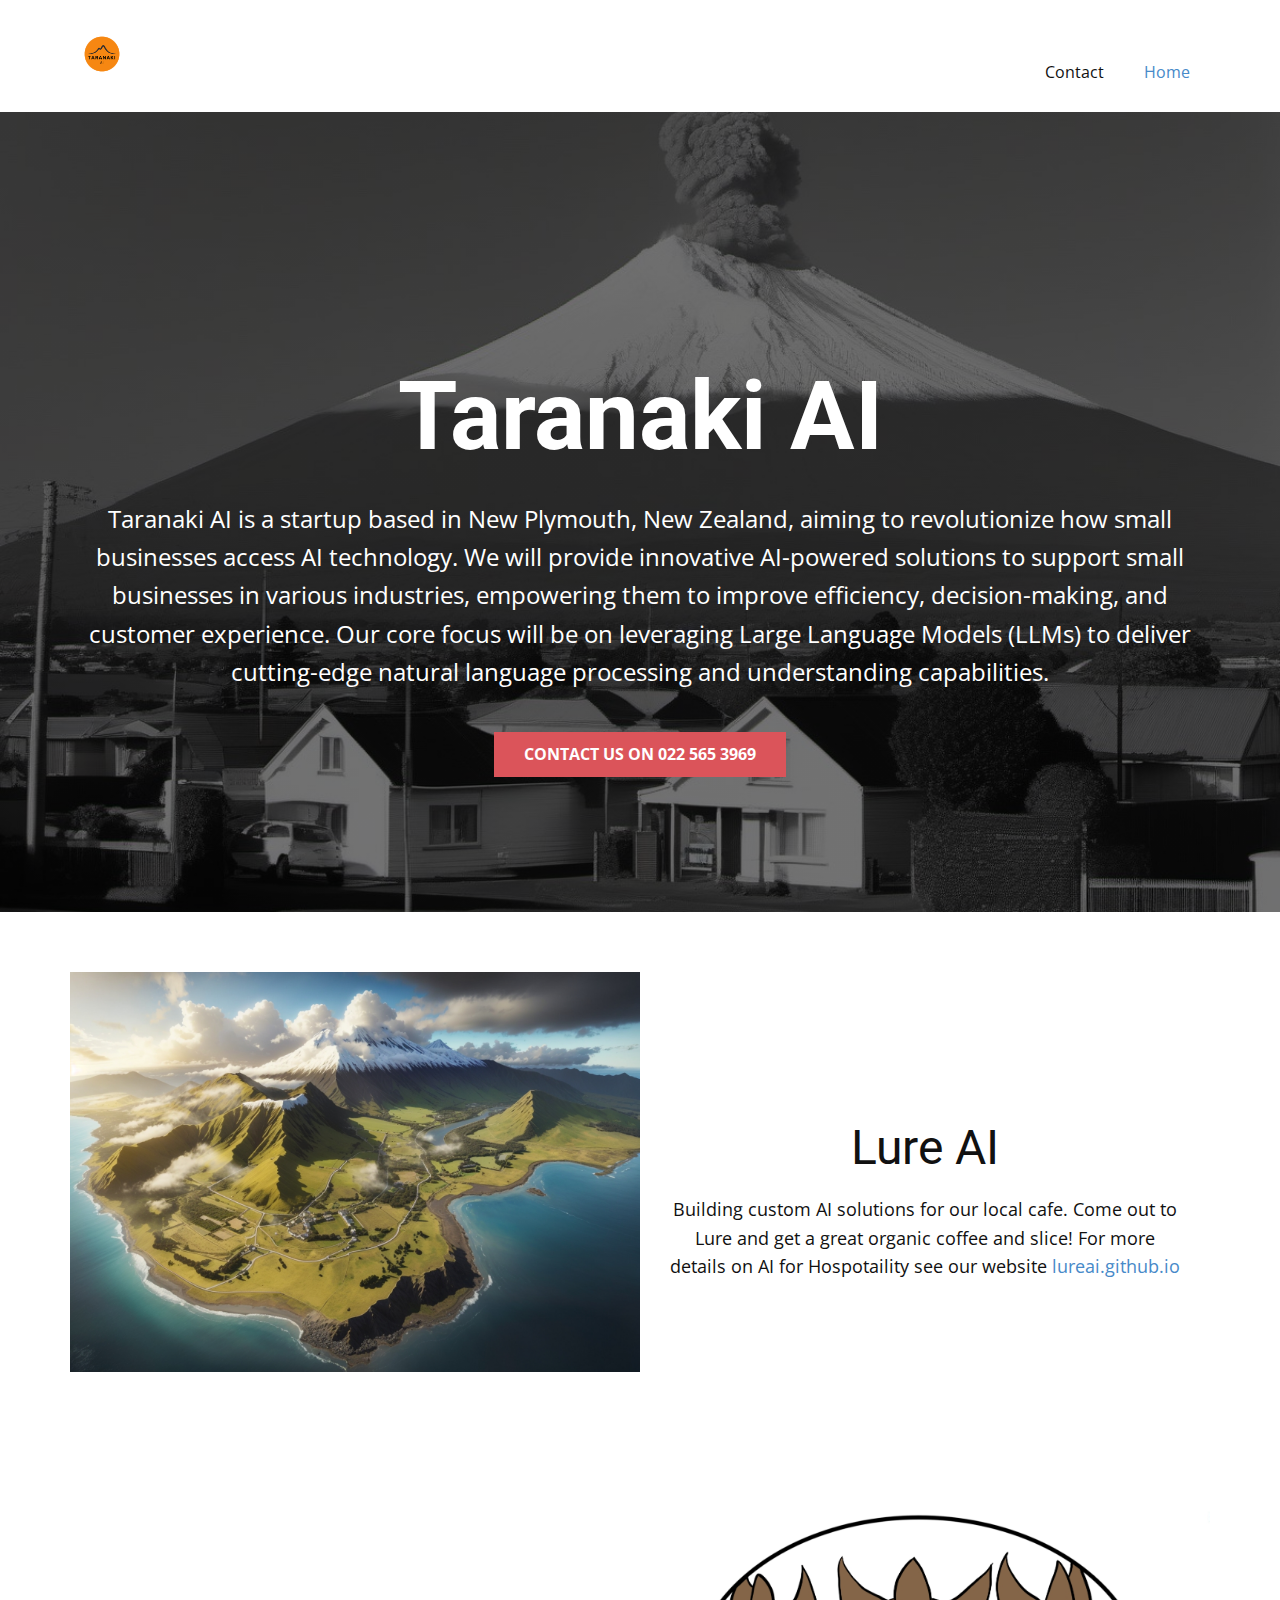
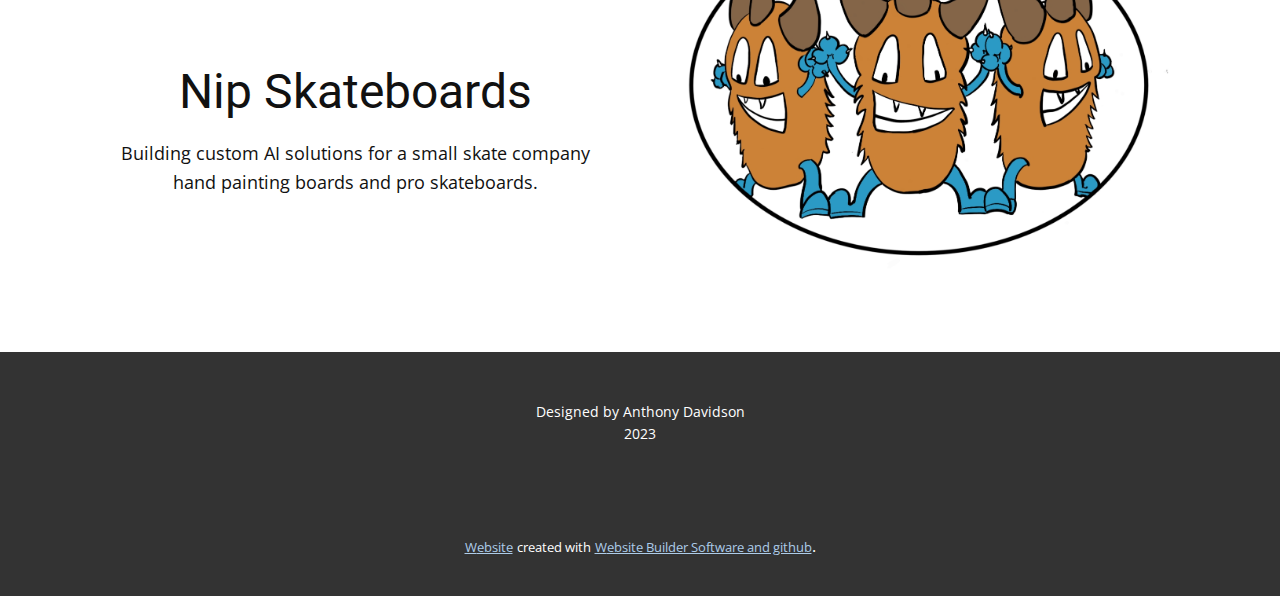
<file: index.html>
<!DOCTYPE html>
<html style="font-size: 16px;" lang="en"><head>
    <meta name="viewport" content="width=device-width, initial-scale=1.0">
    <meta charset="utf-8">
    <meta name="keywords" content="INTUITIVE">
    <meta name="description" content="">
    <title>Home</title>
<!-- Google Tag Manager -->
    <script>(function(w,d,s,l,i){w[l]=w[l]||[];w[l].push({'gtm.start':
    new Date().getTime(),event:'gtm.js'});var f=d.getElementsByTagName(s)[0],
    j=d.createElement(s),dl=l!='dataLayer'?'&l='+l:'';j.async=true;j.src=
    'https://www.googletagmanager.com/gtm.js?id='+i+dl;f.parentNode.insertBefore(j,f);
    })(window,document,'script','dataLayer','GT-NF76KJB');</script>
    <!-- End Google Tag Manager -->
    <link rel="stylesheet" href="nicepage.css" media="screen">
<link rel="stylesheet" href="Home.css" media="screen">
    <script class="u-script" type="text/javascript" src="jquery.js" defer=""></script>
    <script class="u-script" type="text/javascript" src="nicepage.js" defer=""></script>
    <meta name="generator" content="Nicepage 5.14.1, nicepage.com">
    <link id="u-theme-google-font" rel="stylesheet" href="https://fonts.googleapis.com/css?family=Roboto:100,100i,300,300i,400,400i,500,500i,700,700i,900,900i|Open+Sans:300,300i,400,400i,500,500i,600,600i,700,700i,800,800i">
    
    
    
    
    
    <script type="application/ld+json">{
		"@context": "http://schema.org",
		"@type": "Organization",
		"name": "TaranakiAI",
		"logo": "/images/default-logo.png"
}</script>
    <meta name="theme-color" content="#478ac9">
    <meta property="og:title" content="Home">
    <meta property="og:description" content="">
    <meta property="og:type" content="website">
  <meta data-intl-tel-input-cdn-path="intlTelInput/"></head>
  <body data-home-page="Home.html" data-home-page-title="Home" class="u-body u-xl-mode" data-lang="en"><!-- Google Tag Manager (noscript) -->
    <noscript><iframe src="https://www.googletagmanager.com/ns.html?id=GT-NF76KJB" height="0" width="0" style="display:none;visibility:hidden"></iframe></noscript>
<!-- End Google Tag Manager (noscript) --><header class="u-clearfix u-header u-header" id="sec-b072"><div class="u-clearfix u-sheet u-valign-middle u-sheet-1">
        <a href="https://taranakiai.github.io" class="u-image u-logo u-image-1">
          <img src="/images/default-logo.png" class="u-logo-image u-logo-image-1">
        </a>
        <nav class="u-menu u-menu-dropdown u-offcanvas u-menu-1">
          <div class="menu-collapse" style="font-size: 1rem; letter-spacing: 0px;">
            <a class="u-button-style u-custom-left-right-menu-spacing u-custom-padding-bottom u-custom-top-bottom-menu-spacing u-nav-link u-text-active-palette-1-base u-text-hover-palette-2-base" href="#">
              <svg class="u-svg-link" viewBox="0 0 24 24"><use xmlns:xlink="http://www.w3.org/1999/xlink" xlink:href="#menu-hamburger"></use></svg>
              <svg class="u-svg-content" version="1.1" id="menu-hamburger" viewBox="0 0 16 16" x="0px" y="0px" xmlns:xlink="http://www.w3.org/1999/xlink" xmlns="http://www.w3.org/2000/svg"><g><rect y="1" width="16" height="2"></rect><rect y="7" width="16" height="2"></rect><rect y="13" width="16" height="2"></rect>
</g></svg>
            </a>
          </div>
          <div class="u-nav-container">
            <ul class="u-nav u-unstyled u-nav-1"><li class="u-nav-item"><a class="u-button-style u-nav-link u-text-active-palette-1-base u-text-hover-palette-2-base" href="/Contact.html" style="padding: 10px 20px;">Contact</a>
</li><li class="u-nav-item"><a class="u-button-style u-nav-link u-text-active-palette-1-base u-text-hover-palette-2-base" href="/Home.html" style="padding: 10px 20px;">Home</a>
</li></ul>
          </div>
          <div class="u-nav-container-collapse">
            <div class="u-black u-container-style u-inner-container-layout u-opacity u-opacity-95 u-sidenav">
              <div class="u-inner-container-layout u-sidenav-overflow">
                <div class="u-menu-close"></div>
                <ul class="u-align-center u-nav u-popupmenu-items u-unstyled u-nav-2"><li class="u-nav-item"><a class="u-button-style u-nav-link" href="/Contact.html">Contact</a>
</li><li class="u-nav-item"><a class="u-button-style u-nav-link" href="/Home.html">Home</a>
</li></ul>
              </div>
            </div>
            <div class="u-black u-menu-overlay u-opacity u-opacity-70"></div>
          </div>
        </nav>
      </div></header>
    <section class="u-align-center u-clearfix u-image u-shading u-section-1" src="" data-image-width="1200" data-image-height="800" id="sec-4bac">
      <div class="u-clearfix u-sheet u-sheet-1">
        <h1 class="u-text u-text-default u-title u-text-1">Taranaki AI</h1>
        <p class="u-large-text u-text u-text-default u-text-variant u-text-2">Taranaki AI is a startup based in New Plymouth, New Zealand, aiming to revolutionize how small businesses access AI technology. We will provide innovative AI-powered solutions to support small businesses in various industries, empowering them to improve efficiency, decision-making, and customer experience. Our core focus will be on leveraging Large Language Models (LLMs) to deliver cutting-edge natural language processing and understanding capabilities.</p>
        <a href="tel:022 565 3969" class="u-btn u-button-style u-palette-2-base u-btn-1" target="_blank">Contact us on 022 565 3969</a>
      </div>
    </section>
    <section class="u-clearfix u-section-2" id="sec-1de1">
      <div class="u-clearfix u-sheet u-sheet-1">
        <div class="u-clearfix u-expanded-width u-layout-wrap u-layout-wrap-1">
          <div class="u-layout">
            <div class="u-layout-row">
              <div class="u-container-style u-image u-layout-cell u-size-30 u-image-1" data-image-width="1536" data-image-height="1152">
                <div class="u-container-layout u-valign-top u-container-layout-1"></div>
              </div>
              <div class="u-container-align-center u-container-style u-layout-cell u-size-30 u-layout-cell-2">
                <div class="u-container-layout u-container-layout-2">
                  <h2 class="u-align-center u-text u-text-default u-text-1">Lure AI</h2>
                  <p class="u-align-center u-text u-text-default u-text-2">Building custom AI solutions for our local cafe. Come out to Lure and get a great organic coffee and slice! For more details on AI for Hospotaility see our website <a href="https://lureai.github.io">lureai.github.io</a></p>
                </div>
              </div>
            </div>
          </div>
        </div>
      </div>
    </section>
    <section class="u-clearfix u-section-3" id="sec-e632">
      <div class="u-clearfix u-sheet u-sheet-1">
        <div class="u-clearfix u-expanded-width u-layout-wrap u-layout-wrap-1">
          <div class="u-layout">
            <div class="u-layout-row">
              <div class="u-container-style u-layout-cell u-size-30 u-layout-cell-1">
                <div class="u-container-layout u-container-layout-1">
                  <h2 class="u-align-center u-text u-text-default u-text-1">Nip Skateboards</h2>
                  <p class="u-align-center u-text u-text-default u-text-2">Building custom AI solutions for a small skate company hand painting boards and pro skateboards.</p>
                </div>
              </div>
              <div class="u-container-style u-image u-layout-cell u-size-30 u-image-1" data-image-width="2069" data-image-height="1018">
                <div class="u-container-layout u-container-layout-2"></div>
              </div>
            </div>
          </div>
        </div>
      </div>
    </section>
    
    
    
    <footer class="u-align-center u-clearfix u-footer u-grey-80 u-footer" id="sec-bc3d"><div class="u-clearfix u-sheet u-sheet-1">
        <p class="u-small-text u-text u-text-variant u-text-1">Designed by Anthony Davidson<br>2023
        </p>
      </div></footer>
    <section class="u-backlink u-clearfix u-grey-80">
      <a class="u-link" href="https://nicepage.com/website-templates" target="_blank">
        <span>Website </span>
      </a>
      <p class="u-text">
        <span>created with</span>
      </p>
      <a class="u-link" href="" target="_blank">
        <span>Website Builder Software and github</span>
      </a>. 
    </section>
  
</body></html>
</file>
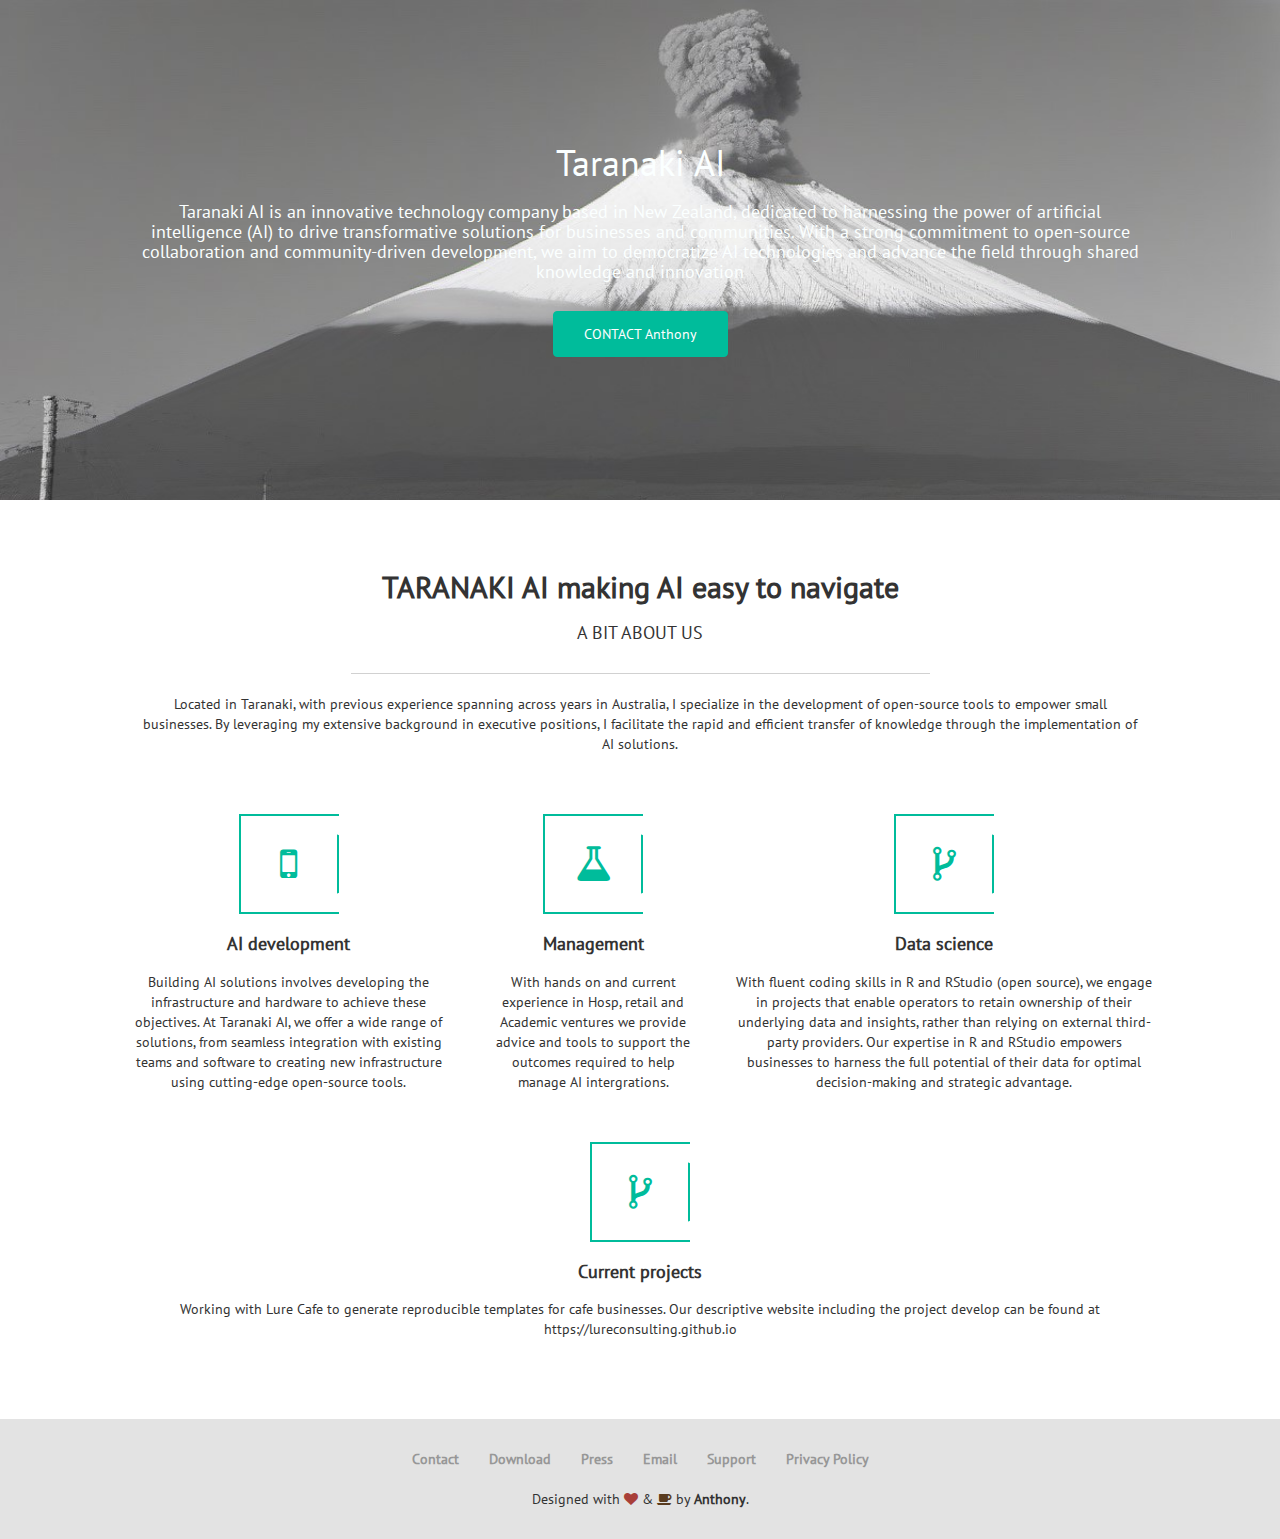
<file: basicDraft1/index.html>
<!DOCTYPE html>
<html>
<head>
	<title>Taranaki AI</title>
	<link rel="stylesheet" type="text/css" href="vendor/bootstrap/css/bootstrap.min.css">
	<link rel="stylesheet" type="text/css" href="vendor/font-awesome/css/font-awesome.min.css">
	<link rel="stylesheet" type="text/css" href="css/style.css">
</head>
<body>

<div class="cover flexcolcen">
	<h1>Taranaki AI</h1>
	<h4>Taranaki AI is an innovative technology company based in New Zealand, dedicated to harnessing the power of artificial intelligence (AI) to drive transformative solutions for businesses and communities. With a strong commitment to open-source collaboration and community-driven development, we aim to democratize AI technologies and advance the field through shared knowledge and innovation</h4>
	<a href="#" class="btn btn-default btn-green">CONTACT Anthony</a>
</div>

<!-- <nav class="navbar navbar-default">
  <div class="container-fluid">
    <div class="navbar-header">
      <button type="button" class="navbar-toggle collapsed" data-toggle="collapse" data-target="#bs-example-navbar-collapse-1" aria-expanded="false">
        <span class="sr-only">Toggle navigation</span>
        <span class="icon-bar"></span>
        <span class="icon-bar"></span>
        <span class="icon-bar"></span>
      </button>
      <a class="navbar-brand" href="#">Brand</a>
    </div>

    <div class="collapse navbar-collapse" id="bs-example-navbar-collapse-1">
      <ul class="nav navbar-nav navbar-right">
        <li><a href="#">Link</a></li>
        <li class="dropdown">
          <a href="#" class="dropdown-toggle" data-toggle="dropdown" role="button" aria-haspopup="true" aria-expanded="false">Dropdown <span class="caret"></span></a>
          <ul class="dropdown-menu">
            <li><a href="#">Action</a></li>
            <li><a href="#">Another action</a></li>
            <li><a href="#">Something else here</a></li>
            <li role="separator" class="divider"></li>
            <li><a href="#">Separated link</a></li>
          </ul>
        </li>
      </ul>
    </div>
  </div>
</nav> -->

<!-- SECTION 2 -->
<div class="about-us container">
	<div class="flexcolcen feature">
		<h2 class="fw7">TARANAKI AI making AI easy to navigate</h2>
		<h4 class="fw5">A BIT ABOUT US</h4>
		<hr class="diamond-hr">
		<p>Located in Taranaki, with previous experience spanning across years in Australia, I specialize in the development of open-source tools to empower small businesses. By leveraging my extensive background in executive positions, I facilitate the rapid and efficient transfer of knowledge through the implementation of AI solutions.</p>
	</div>
	<div class="flexrowcen">
		<div class="about-container">
			<div class="img flexcolcen">
				<i class="fa fa-mobile" aria-hidden="true"></i>
			</div>
			<h4>AI development</h4>
			<p>Building AI solutions involves developing the infrastructure and hardware to achieve these objectives. At Taranaki AI, we offer a wide range of solutions, from seamless integration with existing teams and software to creating new infrastructure using cutting-edge open-source tools. </p></div>
		<div class="about-container">
			<div class="img flexcolcen">
				<i class="fa fa-flask" aria-hidden="true"></i>
			</div>
			<h4>Management</h4>
			<p>With hands on and current experience in Hosp, retail and Academic ventures we provide advice and tools to support the outcomes required to help manage AI intergrations.</p></div>
		<div class="about-container">
			<div class="img flexcolcen">
				<i class="fa fa-code-fork" aria-hidden="true"></i>
			</div>
			<h4>Data science</h4>
			<p>With fluent coding skills in R and RStudio (open source), we engage in projects that enable operators to retain ownership of their underlying data and insights, rather than relying on external third-party providers. Our expertise in R and RStudio empowers businesses to harness the full potential of their data for optimal decision-making and strategic advantage.</p></div>
	</div>
	<div class="about-container">
		<div class="img flexcolcen">
			<i class="fa fa-code-fork" aria-hidden="true"></i>
		</div>
		<h4>Current projects</h4>
		<p>Working with Lure Cafe to generate reproducible templates for cafe businesses. Our descriptive website including the project develop can be found at https://lureconsulting.github.io</p></div>
</div>
</div>


<!-- SECTION 2 -->
<!-- <div class="team">
	<div class="flexcolcen">
		<h2 class="fw7">A SMALL, PASSIONATE &amp; POWERFUL TEAM</h2>
		<h4>OUR TEAM MEMBERS</h4>
		<hr class="diamond-hr">
	</div>
</div> -->

<footer>
	<div class="flexrowcen container fw7">
		<a href="#">Contact</a>
		<a href="#">Download</a>
		<a href="#">Press</a>
		<a href="#">Email</a>
		<a href="#">Support</a>
		<a href="#">Privacy Policy</a>
	</div>
	<p class="made-with-love text-center">Designed with <i class="fa fa-heart" aria-hidden="true"></i> &amp; <i class="fa fa-coffee" aria-hidden="true"></i> by <span class="fw7">Anthony</span>.</p>
</footer>
</body>
</html>
</file>
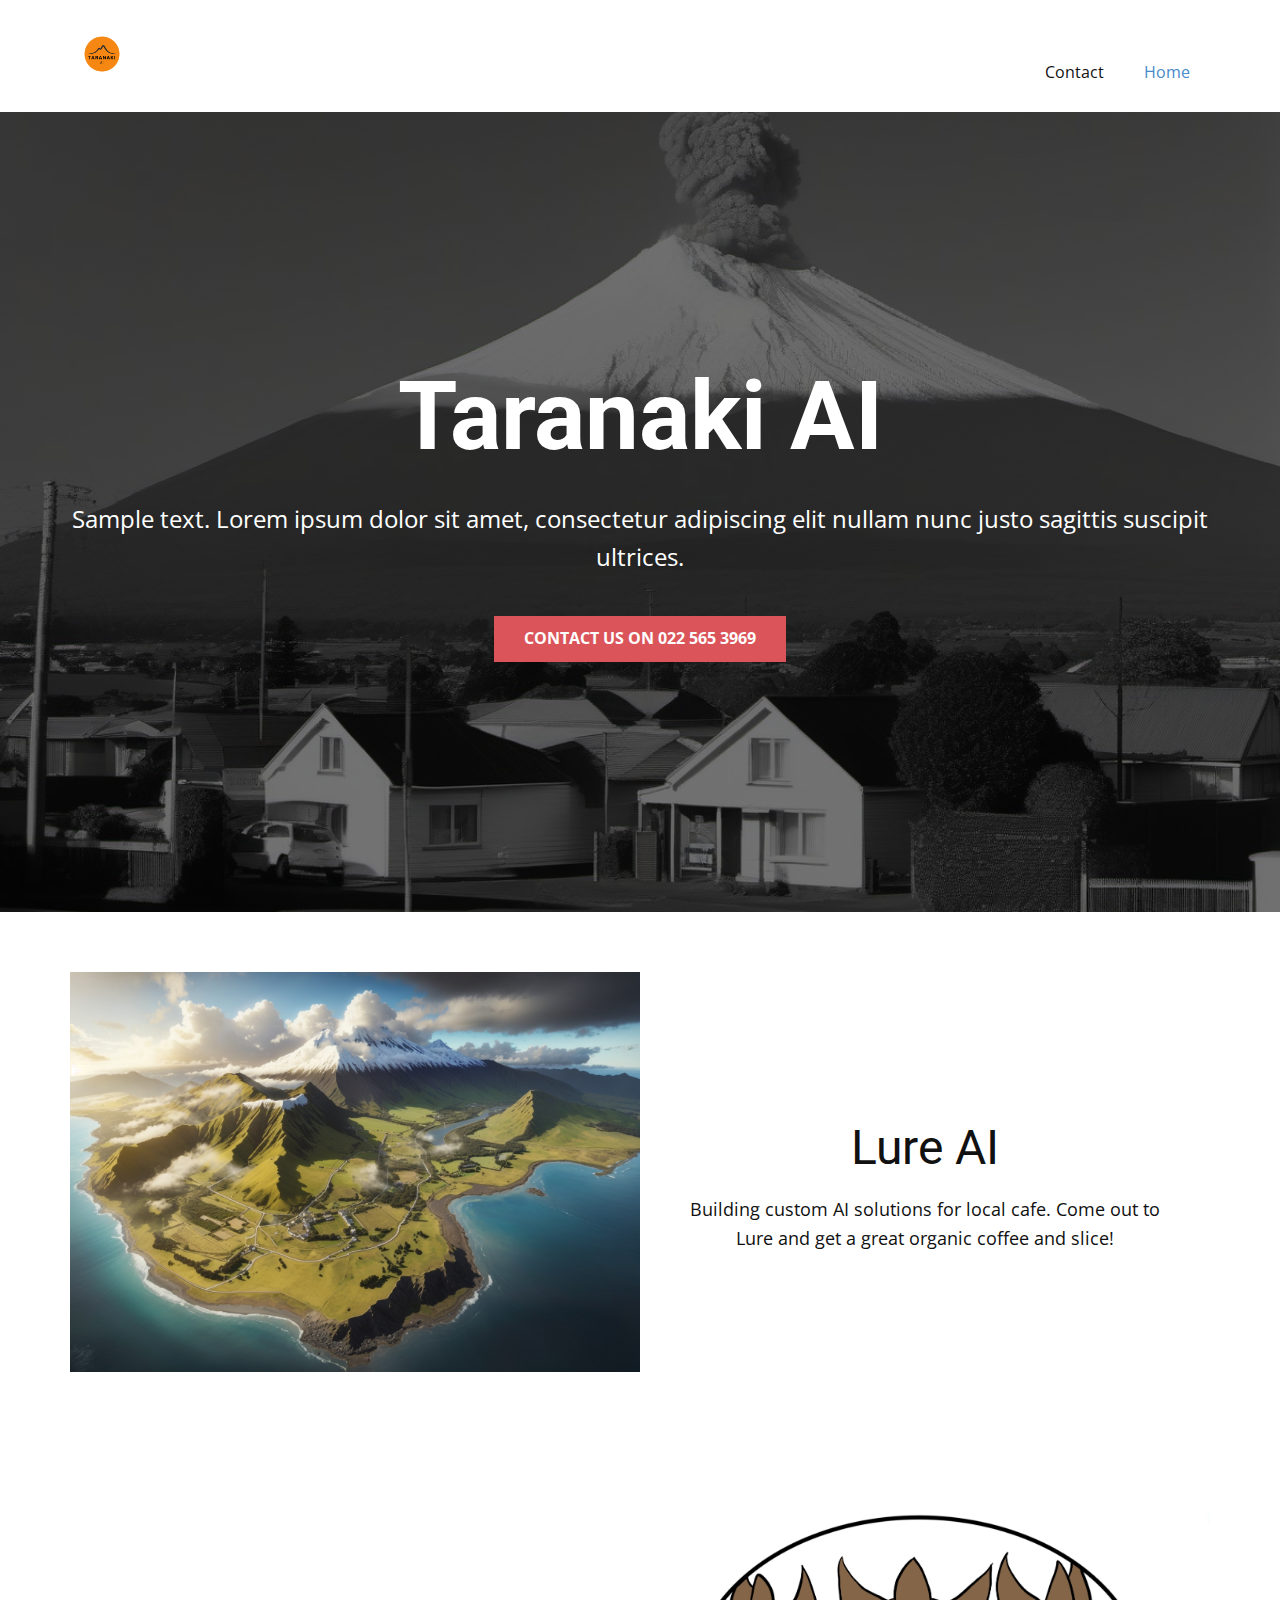
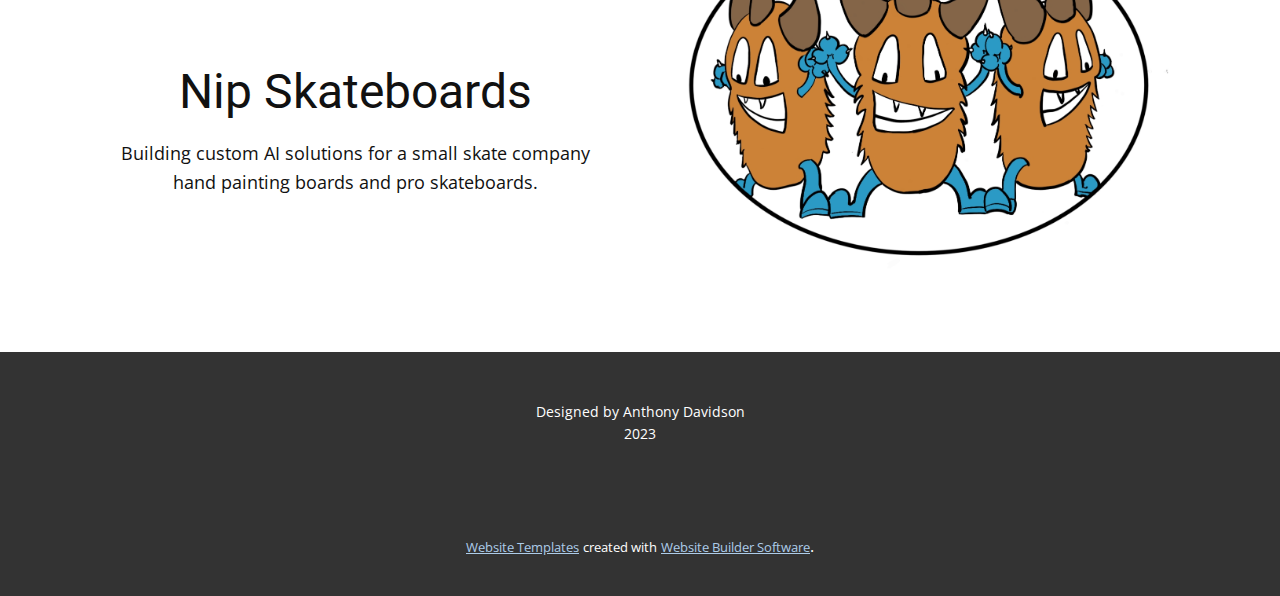
<file: taranakiai/index.html>
<!DOCTYPE html>
<html style="font-size: 16px;" lang="en"><head>
    <meta name="viewport" content="width=device-width, initial-scale=1.0">
    <meta charset="utf-8">
    <meta name="keywords" content="INTUITIVE">
    <meta name="description" content="">
    <title>Home</title>
<!-- Google Tag Manager -->
    <script>(function(w,d,s,l,i){w[l]=w[l]||[];w[l].push({'gtm.start':
    new Date().getTime(),event:'gtm.js'});var f=d.getElementsByTagName(s)[0],
    j=d.createElement(s),dl=l!='dataLayer'?'&l='+l:'';j.async=true;j.src=
    'https://www.googletagmanager.com/gtm.js?id='+i+dl;f.parentNode.insertBefore(j,f);
    })(window,document,'script','dataLayer','GT-NF76KJB');</script>
    <!-- End Google Tag Manager -->
    <link rel="stylesheet" href="nicepage.css" media="screen">
<link rel="stylesheet" href="Home.css" media="screen">
    <script class="u-script" type="text/javascript" src="jquery.js" defer=""></script>
    <script class="u-script" type="text/javascript" src="nicepage.js" defer=""></script>
    <meta name="generator" content="Nicepage 5.14.1, nicepage.com">
    <link id="u-theme-google-font" rel="stylesheet" href="https://fonts.googleapis.com/css?family=Roboto:100,100i,300,300i,400,400i,500,500i,700,700i,900,900i|Open+Sans:300,300i,400,400i,500,500i,600,600i,700,700i,800,800i">
    
    
    
    
    
    <script type="application/ld+json">{
		"@context": "http://schema.org",
		"@type": "Organization",
		"name": "TaranakiAI",
		"logo": "/images/default-logo.png"
}</script>
    <meta name="theme-color" content="#478ac9">
    <meta property="og:title" content="Home">
    <meta property="og:description" content="">
    <meta property="og:type" content="website">
  <meta data-intl-tel-input-cdn-path="intlTelInput/"></head>
  <body data-home-page="Home.html" data-home-page-title="Home" class="u-body u-xl-mode" data-lang="en"><!-- Google Tag Manager (noscript) -->
    <noscript><iframe src="https://www.googletagmanager.com/ns.html?id=GT-NF76KJB" height="0" width="0" style="display:none;visibility:hidden"></iframe></noscript>
<!-- End Google Tag Manager (noscript) --><header class="u-clearfix u-header u-header" id="sec-b072"><div class="u-clearfix u-sheet u-valign-middle u-sheet-1">
        <a href="https://nicepage.com" class="u-image u-logo u-image-1">
          <img src="/images/default-logo.png" class="u-logo-image u-logo-image-1">
        </a>
        <nav class="u-menu u-menu-dropdown u-offcanvas u-menu-1">
          <div class="menu-collapse" style="font-size: 1rem; letter-spacing: 0px;">
            <a class="u-button-style u-custom-left-right-menu-spacing u-custom-padding-bottom u-custom-top-bottom-menu-spacing u-nav-link u-text-active-palette-1-base u-text-hover-palette-2-base" href="#">
              <svg class="u-svg-link" viewBox="0 0 24 24"><use xmlns:xlink="http://www.w3.org/1999/xlink" xlink:href="#menu-hamburger"></use></svg>
              <svg class="u-svg-content" version="1.1" id="menu-hamburger" viewBox="0 0 16 16" x="0px" y="0px" xmlns:xlink="http://www.w3.org/1999/xlink" xmlns="http://www.w3.org/2000/svg"><g><rect y="1" width="16" height="2"></rect><rect y="7" width="16" height="2"></rect><rect y="13" width="16" height="2"></rect>
</g></svg>
            </a>
          </div>
          <div class="u-nav-container">
            <ul class="u-nav u-unstyled u-nav-1"><li class="u-nav-item"><a class="u-button-style u-nav-link u-text-active-palette-1-base u-text-hover-palette-2-base" href="/Contact.html" style="padding: 10px 20px;">Contact</a>
</li><li class="u-nav-item"><a class="u-button-style u-nav-link u-text-active-palette-1-base u-text-hover-palette-2-base" href="/Home.html" style="padding: 10px 20px;">Home</a>
</li></ul>
          </div>
          <div class="u-nav-container-collapse">
            <div class="u-black u-container-style u-inner-container-layout u-opacity u-opacity-95 u-sidenav">
              <div class="u-inner-container-layout u-sidenav-overflow">
                <div class="u-menu-close"></div>
                <ul class="u-align-center u-nav u-popupmenu-items u-unstyled u-nav-2"><li class="u-nav-item"><a class="u-button-style u-nav-link" href="/Contact.html">Contact</a>
</li><li class="u-nav-item"><a class="u-button-style u-nav-link" href="/Home.html">Home</a>
</li></ul>
              </div>
            </div>
            <div class="u-black u-menu-overlay u-opacity u-opacity-70"></div>
          </div>
        </nav>
      </div></header>
    <section class="u-align-center u-clearfix u-image u-shading u-section-1" src="" data-image-width="1200" data-image-height="800" id="sec-4bac">
      <div class="u-clearfix u-sheet u-sheet-1">
        <h1 class="u-text u-text-default u-title u-text-1">Taranaki AI</h1>
        <p class="u-large-text u-text u-text-default u-text-variant u-text-2">Sample text. Lorem ipsum dolor sit amet, consectetur adipiscing elit nullam nunc justo sagittis suscipit ultrices.</p>
        <a href="tel:022 565 3969" class="u-btn u-button-style u-palette-2-base u-btn-1" target="_blank">Contact us on 022 565 3969</a>
      </div>
    </section>
    <section class="u-clearfix u-section-2" id="sec-1de1">
      <div class="u-clearfix u-sheet u-sheet-1">
        <div class="u-clearfix u-expanded-width u-layout-wrap u-layout-wrap-1">
          <div class="u-layout">
            <div class="u-layout-row">
              <div class="u-container-style u-image u-layout-cell u-size-30 u-image-1" data-image-width="1536" data-image-height="1152">
                <div class="u-container-layout u-valign-top u-container-layout-1"></div>
              </div>
              <div class="u-container-align-center u-container-style u-layout-cell u-size-30 u-layout-cell-2">
                <div class="u-container-layout u-container-layout-2">
                  <h2 class="u-align-center u-text u-text-default u-text-1">Lure AI</h2>
                  <p class="u-align-center u-text u-text-default u-text-2">Building custom AI solutions for local cafe. Come out to Lure and get a great organic coffee and slice!</p>
                </div>
              </div>
            </div>
          </div>
        </div>
      </div>
    </section>
    <section class="u-clearfix u-section-3" id="sec-e632">
      <div class="u-clearfix u-sheet u-sheet-1">
        <div class="u-clearfix u-expanded-width u-layout-wrap u-layout-wrap-1">
          <div class="u-layout">
            <div class="u-layout-row">
              <div class="u-container-style u-layout-cell u-size-30 u-layout-cell-1">
                <div class="u-container-layout u-container-layout-1">
                  <h2 class="u-align-center u-text u-text-default u-text-1">Nip Skateboards</h2>
                  <p class="u-align-center u-text u-text-default u-text-2">Building custom AI solutions for a small skate company hand painting boards and pro skateboards.</p>
                </div>
              </div>
              <div class="u-container-style u-image u-layout-cell u-size-30 u-image-1" data-image-width="2069" data-image-height="1018">
                <div class="u-container-layout u-container-layout-2"></div>
              </div>
            </div>
          </div>
        </div>
      </div>
    </section>
    
    
    
    <footer class="u-align-center u-clearfix u-footer u-grey-80 u-footer" id="sec-bc3d"><div class="u-clearfix u-sheet u-sheet-1">
        <p class="u-small-text u-text u-text-variant u-text-1">Designed by Anthony Davidson<br>2023
        </p>
      </div></footer>
    <section class="u-backlink u-clearfix u-grey-80">
      <a class="u-link" href="https://nicepage.com/website-templates" target="_blank">
        <span>Website Templates</span>
      </a>
      <p class="u-text">
        <span>created with</span>
      </p>
      <a class="u-link" href="" target="_blank">
        <span>Website Builder Software</span>
      </a>. 
    </section>
  
</body></html>
</file>
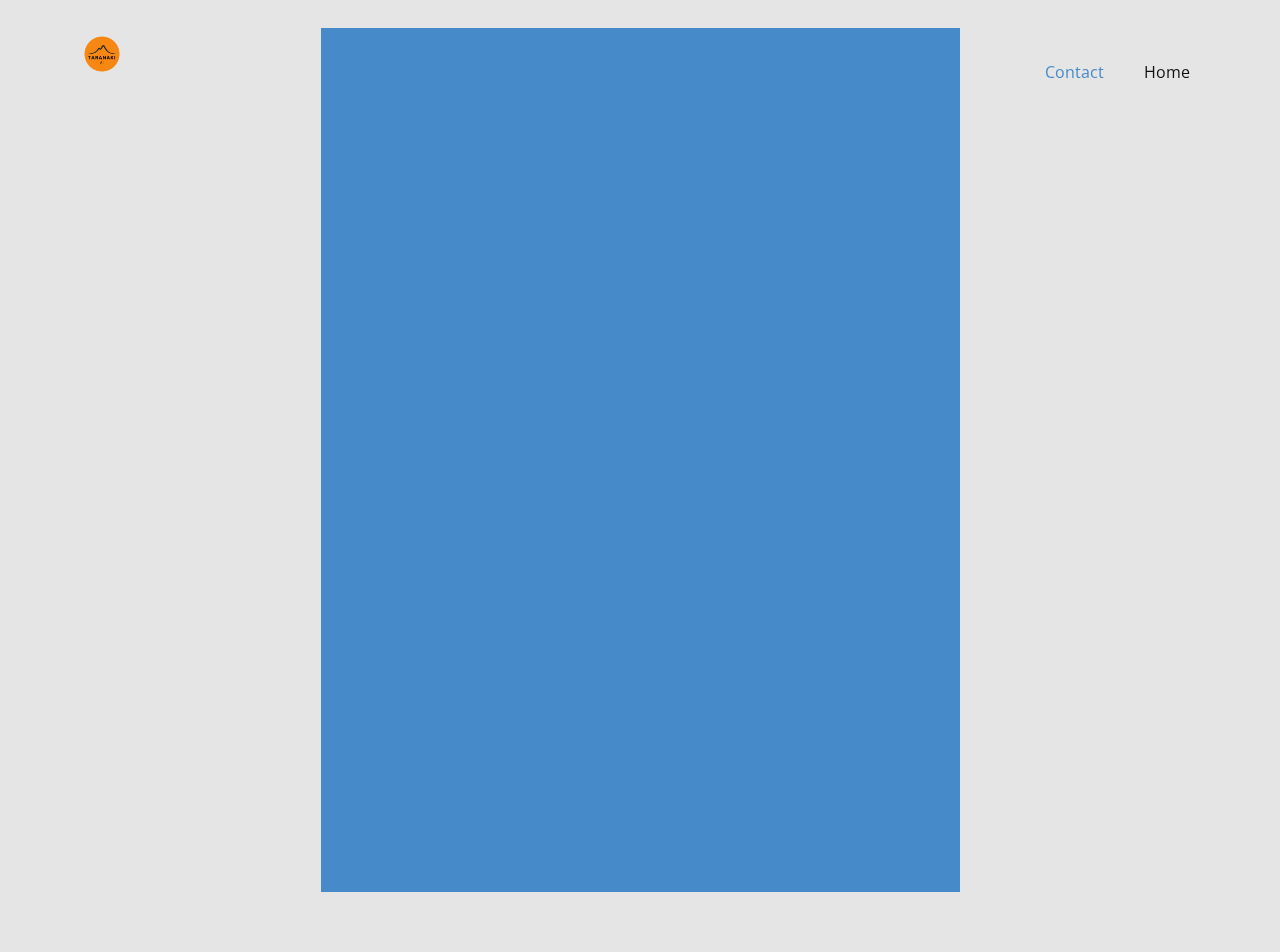
<file: Contact.html>
<!DOCTYPE html>
<html style="font-size: 16px;" lang="en"><head>
    <meta name="viewport" content="width=device-width, initial-scale=1.0">
    <meta charset="utf-8">
    <meta name="keywords" content="Contact Us">
    <meta name="description" content="">
    <title>Contact</title>
<!-- Google Tag Manager -->
    <script>(function(w,d,s,l,i){w[l]=w[l]||[];w[l].push({'gtm.start':
    new Date().getTime(),event:'gtm.js'});var f=d.getElementsByTagName(s)[0],
    j=d.createElement(s),dl=l!='dataLayer'?'&l='+l:'';j.async=true;j.src=
    'https://www.googletagmanager.com/gtm.js?id='+i+dl;f.parentNode.insertBefore(j,f);
    })(window,document,'script','dataLayer','GT-NF76KJB');</script>
    <!-- End Google Tag Manager -->
    <link rel="stylesheet" href="nicepage.css" media="screen">
<link rel="stylesheet" href="Contact.css" media="screen">
    <script class="u-script" type="text/javascript" src="jquery.js" defer=""></script>
    <script class="u-script" type="text/javascript" src="nicepage.js" defer=""></script>
    <meta name="generator" content="Nicepage 5.14.1, nicepage.com">
    <meta name="referrer" content="origin">
    <link id="u-theme-google-font" rel="stylesheet" href="https://fonts.googleapis.com/css?family=Roboto:100,100i,300,300i,400,400i,500,500i,700,700i,900,900i|Open+Sans:300,300i,400,400i,500,500i,600,600i,700,700i,800,800i">
    
    
    
    
    
    <script type="application/ld+json">{
		"@context": "http://schema.org",
		"@type": "Organization",
		"name": "TaranakiAI",
		"logo": "/images/default-logo.png"
}</script>
    <meta name="theme-color" content="#478ac9">
    <meta property="og:title" content="Contact">
    <meta property="og:description" content="">
    <meta property="og:type" content="website">
  <script>
    function gdprConfirmed() {
        return true;
    }
    function dynamicLoadScript(src) {
        var script = document.createElement('script');
        script.src = src && typeof src === 'string' ? src : 'https://www.google.com/recaptcha/api.js?render=6LeMcYknAAAAAI2uxJNEr47uFfnhxvJMN0cSfm4V';
        script.async = true;
        document.body.appendChild(script);
        script.onload = function() {
            let event = new CustomEvent("recaptchaLoaded");
            document.dispatchEvent(event);
        };
    }
    document.addEventListener('DOMContentLoaded', function () {
        var confirmButton = document.querySelector('.u-cookies-consent .u-button-confirm');
        if (confirmButton) {
            confirmButton.onclick = dynamicLoadScript;
        }
    });
    </script>
    <script>
        document.addEventListener("DOMContentLoaded", function(){
            if (!gdprConfirmed()) {
                return;
            }
            dynamicLoadScript();
        });
    </script>
    <script>
        document.addEventListener("recaptchaLoaded", function() {
            if (!gdprConfirmed()) {
                return;
            }
            (function (grecaptcha, sitekey, actions) {
                var recaptcha = {
                    execute: function (action, submitFormCb) {
                        try {
                            grecaptcha.execute(
                                sitekey,
                                {action: action}
                            ).then(function (token) {
                                var forms = document.getElementsByTagName('form');

                                for (var i = 0; i < forms.length; i++) {
                                    var fields = forms[i].getElementsByTagName('input');

                                    for (var j = 0; j < fields.length; j++) {
                                        var field = fields[j];

                                        if ('recaptchaResponse' === field.getAttribute('name')) {
                                            field.setAttribute('value', token);
                                            break;
                                        }
                                    }
                                }
                                submitFormCb();
                            });
                        } catch (e) {
                            var formError = document.querySelector('.u-form-send-error');

                            if (formError) {
                                formError.innerText = 'Site Owner Error: ' + e.message.replace(/:[\s\S]*/, '');
                                formError.style.display = 'block';
                            }
                        }
                    },

                    executeContact: function (submitFormCb) {
                        recaptcha.execute(actions['contact'], submitFormCb);
                    }
                };

                window.recaptchaObject = recaptcha;
            })(
                grecaptcha,
                
                '6LeMcYknAAAAAI2uxJNEr47uFfnhxvJMN0cSfm4V',
                {'contact': 'contact'}
            );
        });
    </script>
<meta data-intl-tel-input-cdn-path="intlTelInput/"></head>
  <body class="u-body u-overlap u-overlap-transparent u-xl-mode" data-lang="en"><!-- Google Tag Manager (noscript) -->
    <noscript><iframe src="https://www.googletagmanager.com/ns.html?id=GT-NF76KJB" height="0" width="0" style="display:none;visibility:hidden"></iframe></noscript>
<!-- End Google Tag Manager (noscript) --><header class="u-clearfix u-header u-header" id="sec-b072"><div class="u-clearfix u-sheet u-valign-middle u-sheet-1">
        <a href="https://nicepage.com" class="u-image u-logo u-image-1">
          <img src="/images/default-logo.png" class="u-logo-image u-logo-image-1">
        </a>
        <nav class="u-menu u-menu-dropdown u-offcanvas u-menu-1">
          <div class="menu-collapse" style="font-size: 1rem; letter-spacing: 0px;">
            <a class="u-button-style u-custom-left-right-menu-spacing u-custom-padding-bottom u-custom-top-bottom-menu-spacing u-nav-link u-text-active-palette-1-base u-text-hover-palette-2-base" href="#">
              <svg class="u-svg-link" viewBox="0 0 24 24"><use xmlns:xlink="http://www.w3.org/1999/xlink" xlink:href="#menu-hamburger"></use></svg>
              <svg class="u-svg-content" version="1.1" id="menu-hamburger" viewBox="0 0 16 16" x="0px" y="0px" xmlns:xlink="http://www.w3.org/1999/xlink" xmlns="http://www.w3.org/2000/svg"><g><rect y="1" width="16" height="2"></rect><rect y="7" width="16" height="2"></rect><rect y="13" width="16" height="2"></rect>
</g></svg>
            </a>
          </div>
          <div class="u-nav-container">
            <ul class="u-nav u-unstyled u-nav-1"><li class="u-nav-item"><a class="u-button-style u-nav-link u-text-active-palette-1-base u-text-hover-palette-2-base" href="/Contact.html" style="padding: 10px 20px;">Contact</a>
</li><li class="u-nav-item"><a class="u-button-style u-nav-link u-text-active-palette-1-base u-text-hover-palette-2-base" href="/Home.html" style="padding: 10px 20px;">Home</a>
</li></ul>
          </div>
          <div class="u-nav-container-collapse">
            <div class="u-black u-container-style u-inner-container-layout u-opacity u-opacity-95 u-sidenav">
              <div class="u-inner-container-layout u-sidenav-overflow">
                <div class="u-menu-close"></div>
                <ul class="u-align-center u-nav u-popupmenu-items u-unstyled u-nav-2"><li class="u-nav-item"><a class="u-button-style u-nav-link" href="/Contact.html">Contact</a>
</li><li class="u-nav-item"><a class="u-button-style u-nav-link" href="/Home.html">Home</a>
</li></ul>
              </div>
            </div>
            <div class="u-black u-menu-overlay u-opacity u-opacity-70"></div>
          </div>
        </nav>
      </div></header>
    <section class="u-clearfix u-container-align-center u-grey-10 u-section-1" id="sec-155d">
      <div class="u-clearfix u-sheet u-sheet-1">
        <div class="u-align-center u-clearfix u-custom-html u-palette-1-base u-custom-html-1">
          <iframe src="https://docs.google.com/forms/d/e/1FAIpQLSfOSlkNh0vywtwbT8KpmjgqUjmrDvW53gtrN1S406ne30F-qw/viewform?embedded=true" width="640" height="855" frameborder="0" marginheight="0" marginwidth="0">Loading…</iframe>
        </div>
      </div>
</section>
      
</body></html>
</file>
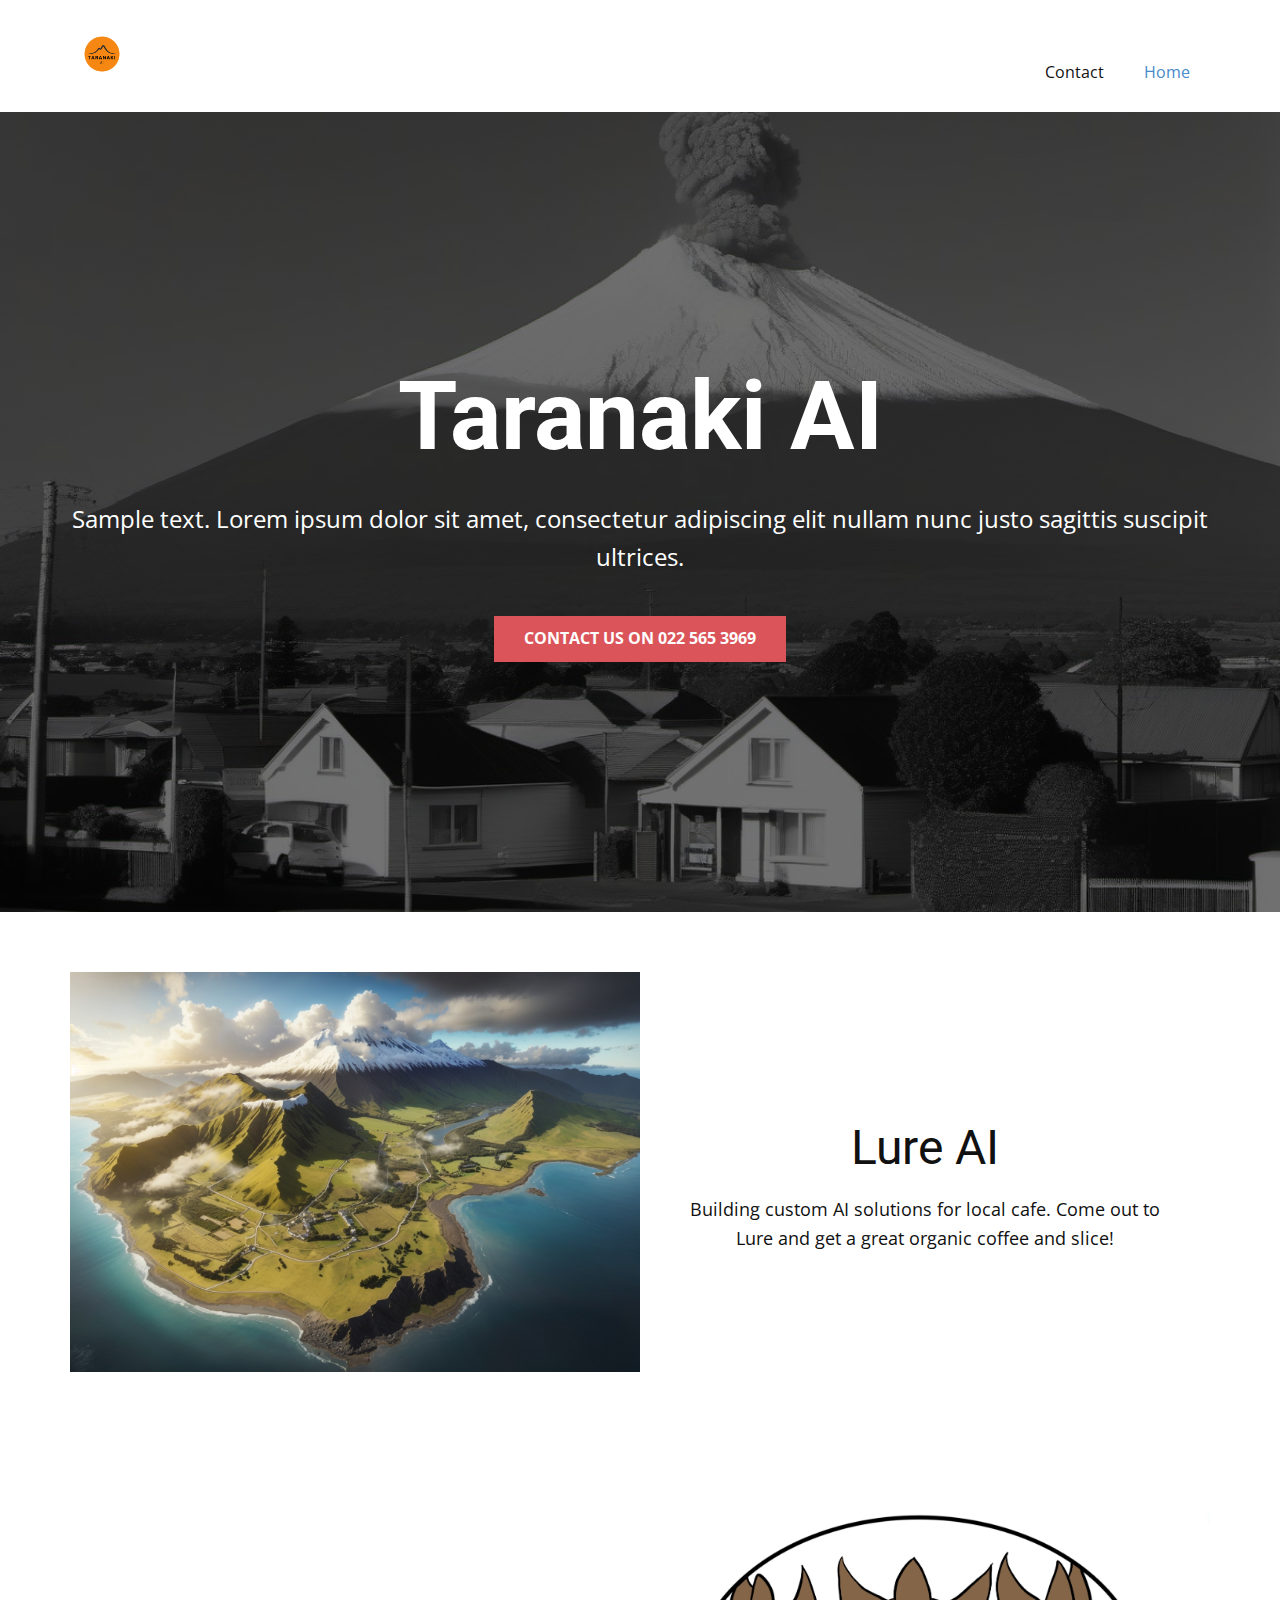
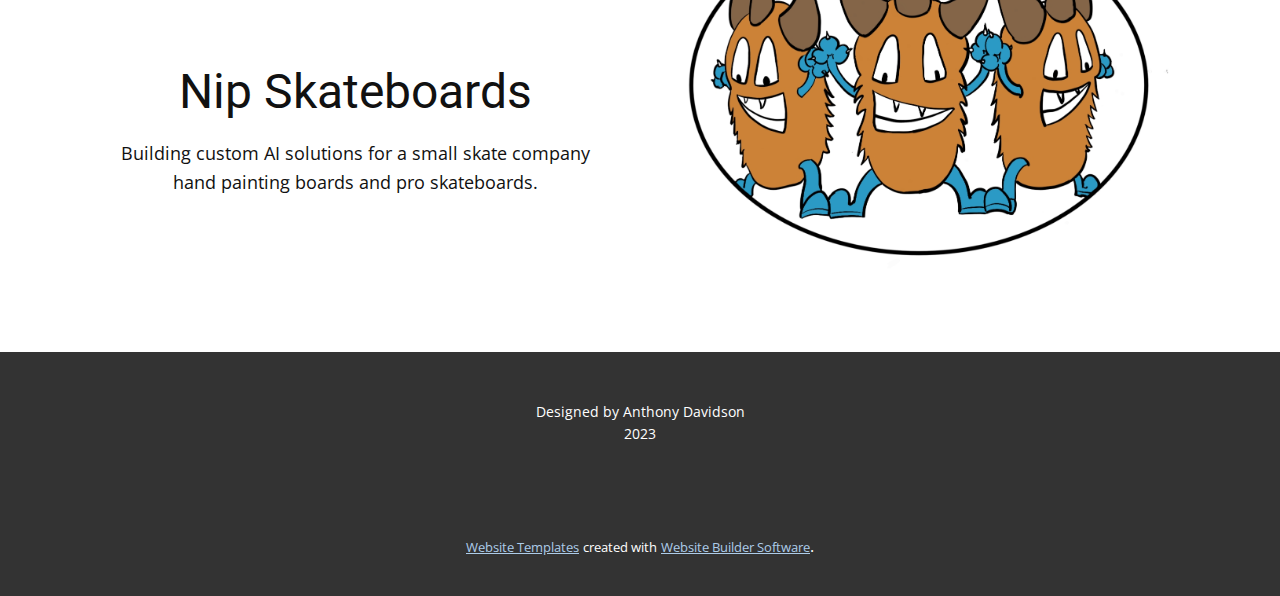
<file: Home.html>
<!DOCTYPE html>
<html style="font-size: 16px;" lang="en"><head>
    <meta name="viewport" content="width=device-width, initial-scale=1.0">
    <meta charset="utf-8">
    <meta name="keywords" content="INTUITIVE">
    <meta name="description" content="">
    <title>Home</title>
<!-- Google Tag Manager -->
    <script>(function(w,d,s,l,i){w[l]=w[l]||[];w[l].push({'gtm.start':
    new Date().getTime(),event:'gtm.js'});var f=d.getElementsByTagName(s)[0],
    j=d.createElement(s),dl=l!='dataLayer'?'&l='+l:'';j.async=true;j.src=
    'https://www.googletagmanager.com/gtm.js?id='+i+dl;f.parentNode.insertBefore(j,f);
    })(window,document,'script','dataLayer','GT-NF76KJB');</script>
    <!-- End Google Tag Manager -->
    <link rel="stylesheet" href="nicepage.css" media="screen">
<link rel="stylesheet" href="Home.css" media="screen">
    <script class="u-script" type="text/javascript" src="jquery.js" defer=""></script>
    <script class="u-script" type="text/javascript" src="nicepage.js" defer=""></script>
    <meta name="generator" content="Nicepage 5.14.1, nicepage.com">
    <link id="u-theme-google-font" rel="stylesheet" href="https://fonts.googleapis.com/css?family=Roboto:100,100i,300,300i,400,400i,500,500i,700,700i,900,900i|Open+Sans:300,300i,400,400i,500,500i,600,600i,700,700i,800,800i">
    
    
    
    
    
    <script type="application/ld+json">{
		"@context": "http://schema.org",
		"@type": "Organization",
		"name": "TaranakiAI",
		"logo": "/images/default-logo.png"
}</script>
    <meta name="theme-color" content="#478ac9">
    <meta property="og:title" content="Home">
    <meta property="og:description" content="">
    <meta property="og:type" content="website">
  <meta data-intl-tel-input-cdn-path="intlTelInput/"></head>
  <body class="u-body u-xl-mode" data-lang="en"><!-- Google Tag Manager (noscript) -->
    <noscript><iframe src="https://www.googletagmanager.com/ns.html?id=GT-NF76KJB" height="0" width="0" style="display:none;visibility:hidden"></iframe></noscript>
<!-- End Google Tag Manager (noscript) --><header class="u-clearfix u-header u-header" id="sec-b072"><div class="u-clearfix u-sheet u-valign-middle u-sheet-1">
        <a href="https://nicepage.com" class="u-image u-logo u-image-1">
          <img src="/images/default-logo.png" class="u-logo-image u-logo-image-1">
        </a>
        <nav class="u-menu u-menu-dropdown u-offcanvas u-menu-1">
          <div class="menu-collapse" style="font-size: 1rem; letter-spacing: 0px;">
            <a class="u-button-style u-custom-left-right-menu-spacing u-custom-padding-bottom u-custom-top-bottom-menu-spacing u-nav-link u-text-active-palette-1-base u-text-hover-palette-2-base" href="#">
              <svg class="u-svg-link" viewBox="0 0 24 24"><use xmlns:xlink="http://www.w3.org/1999/xlink" xlink:href="#menu-hamburger"></use></svg>
              <svg class="u-svg-content" version="1.1" id="menu-hamburger" viewBox="0 0 16 16" x="0px" y="0px" xmlns:xlink="http://www.w3.org/1999/xlink" xmlns="http://www.w3.org/2000/svg"><g><rect y="1" width="16" height="2"></rect><rect y="7" width="16" height="2"></rect><rect y="13" width="16" height="2"></rect>
</g></svg>
            </a>
          </div>
          <div class="u-nav-container">
            <ul class="u-nav u-unstyled u-nav-1"><li class="u-nav-item"><a class="u-button-style u-nav-link u-text-active-palette-1-base u-text-hover-palette-2-base" href="/Contact.html" style="padding: 10px 20px;">Contact</a>
</li><li class="u-nav-item"><a class="u-button-style u-nav-link u-text-active-palette-1-base u-text-hover-palette-2-base" href="/Home.html" style="padding: 10px 20px;">Home</a>
</li></ul>
          </div>
          <div class="u-nav-container-collapse">
            <div class="u-black u-container-style u-inner-container-layout u-opacity u-opacity-95 u-sidenav">
              <div class="u-inner-container-layout u-sidenav-overflow">
                <div class="u-menu-close"></div>
                <ul class="u-align-center u-nav u-popupmenu-items u-unstyled u-nav-2"><li class="u-nav-item"><a class="u-button-style u-nav-link" href="/Contact.html">Contact</a>
</li><li class="u-nav-item"><a class="u-button-style u-nav-link" href="/Home.html">Home</a>
</li></ul>
              </div>
            </div>
            <div class="u-black u-menu-overlay u-opacity u-opacity-70"></div>
          </div>
        </nav>
      </div></header>
    <section class="u-align-center u-clearfix u-image u-shading u-section-1" src="" data-image-width="1200" data-image-height="800" id="sec-4bac">
      <div class="u-clearfix u-sheet u-sheet-1">
        <h1 class="u-text u-text-default u-title u-text-1">Taranaki AI</h1>
        <p class="u-large-text u-text u-text-default u-text-variant u-text-2">Sample text. Lorem ipsum dolor sit amet, consectetur adipiscing elit nullam nunc justo sagittis suscipit ultrices.</p>
        <a href="tel:022 565 3969" class="u-btn u-button-style u-palette-2-base u-btn-1" target="_blank">Contact us on 022 565 3969</a>
      </div>
    </section>
    <section class="u-clearfix u-section-2" id="sec-1de1">
      <div class="u-clearfix u-sheet u-sheet-1">
        <div class="u-clearfix u-expanded-width u-layout-wrap u-layout-wrap-1">
          <div class="u-layout">
            <div class="u-layout-row">
              <div class="u-container-style u-image u-layout-cell u-size-30 u-image-1" data-image-width="1536" data-image-height="1152">
                <div class="u-container-layout u-valign-top u-container-layout-1"></div>
              </div>
              <div class="u-container-align-center u-container-style u-layout-cell u-size-30 u-layout-cell-2">
                <div class="u-container-layout u-container-layout-2">
                  <h2 class="u-align-center u-text u-text-default u-text-1">Lure AI</h2>
                  <p class="u-align-center u-text u-text-default u-text-2">Building custom AI solutions for local cafe. Come out to Lure and get a great organic coffee and slice!</p>
                </div>
              </div>
            </div>
          </div>
        </div>
      </div>
    </section>
    <section class="u-clearfix u-section-3" id="sec-e632">
      <div class="u-clearfix u-sheet u-sheet-1">
        <div class="u-clearfix u-expanded-width u-layout-wrap u-layout-wrap-1">
          <div class="u-layout">
            <div class="u-layout-row">
              <div class="u-container-style u-layout-cell u-size-30 u-layout-cell-1">
                <div class="u-container-layout u-container-layout-1">
                  <h2 class="u-align-center u-text u-text-default u-text-1">Nip Skateboards</h2>
                  <p class="u-align-center u-text u-text-default u-text-2">Building custom AI solutions for a small skate company hand painting boards and pro skateboards.</p>
                </div>
              </div>
              <div class="u-container-style u-image u-layout-cell u-size-30 u-image-1" data-image-width="2069" data-image-height="1018">
                <div class="u-container-layout u-container-layout-2"></div>
              </div>
            </div>
          </div>
        </div>
      </div>
    </section>
    
    
    
    <footer class="u-align-center u-clearfix u-footer u-grey-80 u-footer" id="sec-bc3d"><div class="u-clearfix u-sheet u-sheet-1">
        <p class="u-small-text u-text u-text-variant u-text-1">Designed by Anthony Davidson<br>2023
        </p>
      </div></footer>
    <section class="u-backlink u-clearfix u-grey-80">
      <a class="u-link" href="https://nicepage.com/website-templates" target="_blank">
        <span>Website Templates</span>
      </a>
      <p class="u-text">
        <span>created with</span>
      </p>
      <a class="u-link" href="" target="_blank">
        <span>Website Builder Software</span>
      </a>. 
    </section>
  
</body></html>
</file>
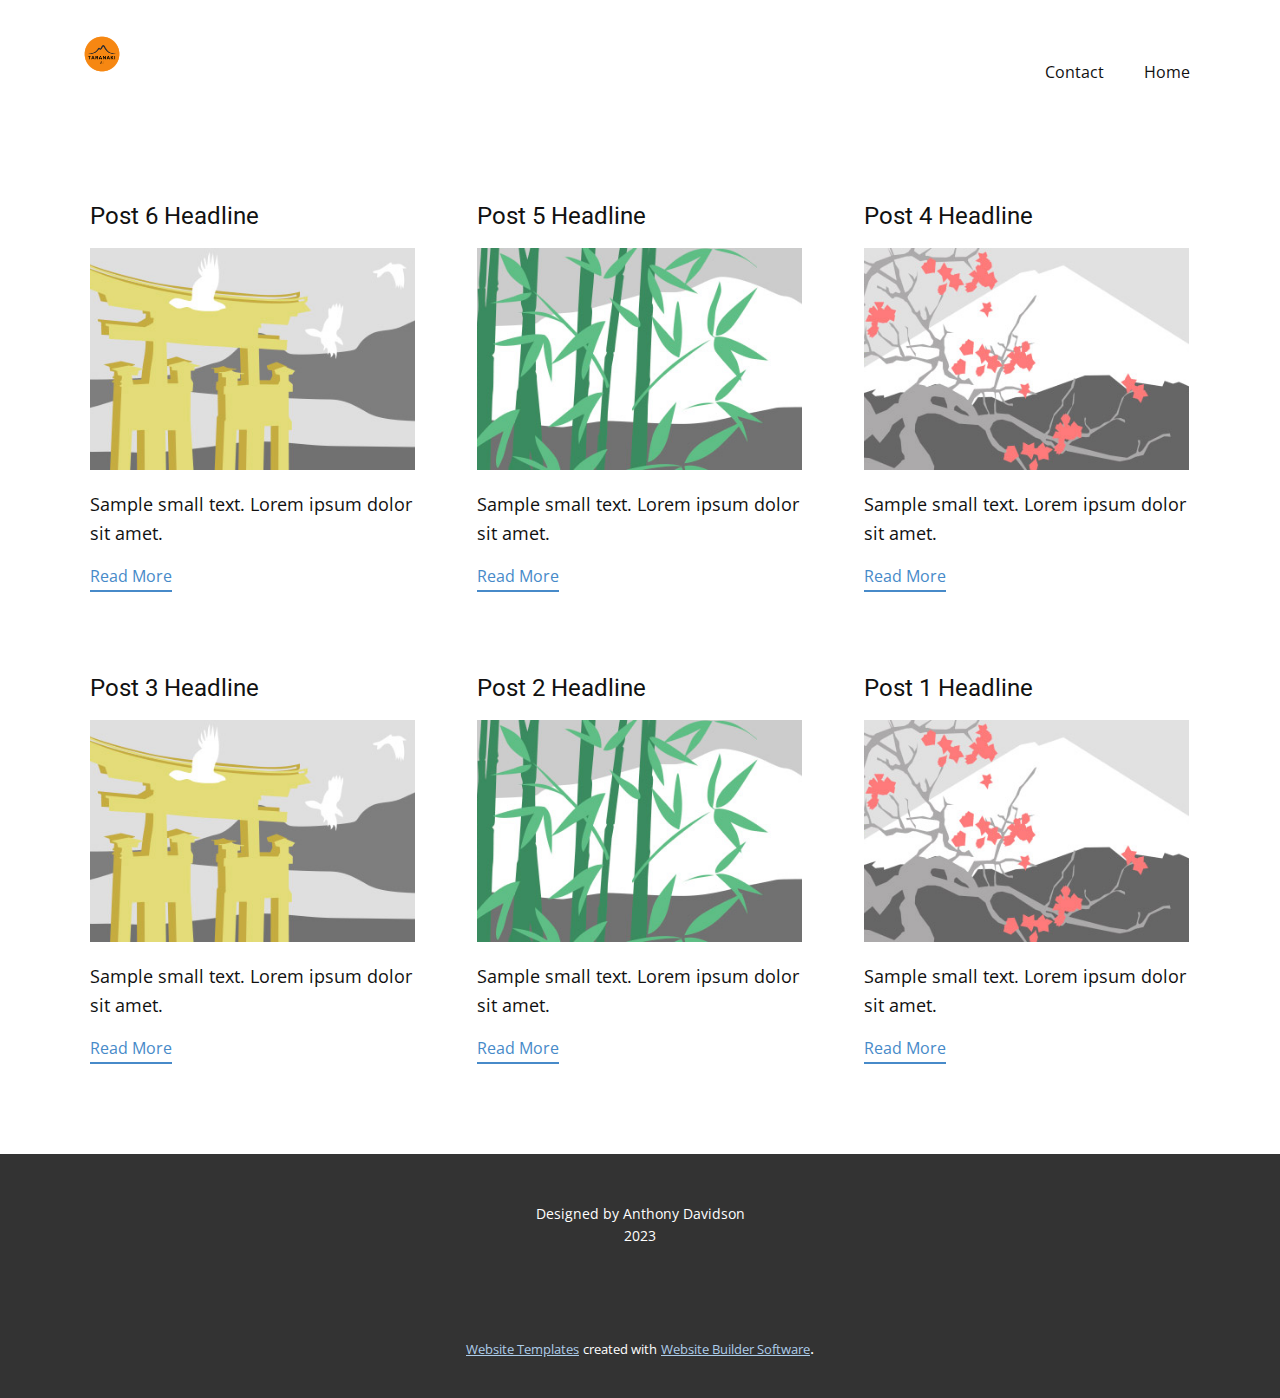
<file: blog/blog.html>
<!DOCTYPE html>
<html style="font-size: 16px;" lang="en"><head>
    <meta name="viewport" content="width=device-width, initial-scale=1.0">
    <meta charset="utf-8">
    <meta name="keywords" content="">
    <meta name="description" content="">
    <title>Blog Template</title>
<!-- Google Tag Manager -->
    <script>(function(w,d,s,l,i){w[l]=w[l]||[];w[l].push({'gtm.start':
    new Date().getTime(),event:'gtm.js'});var f=d.getElementsByTagName(s)[0],
    j=d.createElement(s),dl=l!='dataLayer'?'&l='+l:'';j.async=true;j.src=
    'https://www.googletagmanager.com/gtm.js?id='+i+dl;f.parentNode.insertBefore(j,f);
    })(window,document,'script','dataLayer','GT-NF76KJB');</script>
    <!-- End Google Tag Manager -->
    <link rel="stylesheet" href="../nicepage.css" media="screen">
<link rel="stylesheet" href="../Blog-Template.css" media="screen">
    <script class="u-script" type="text/javascript" src="../jquery.js" defer=""></script>
    <script class="u-script" type="text/javascript" src="../nicepage.js" defer=""></script>
    <meta name="generator" content="Nicepage 5.14.1, nicepage.com">
    <link id="u-theme-google-font" rel="stylesheet" href="https://fonts.googleapis.com/css?family=Roboto:100,100i,300,300i,400,400i,500,500i,700,700i,900,900i|Open+Sans:300,300i,400,400i,500,500i,600,600i,700,700i,800,800i">
    
    
    
    <script type="application/ld+json">{
		"@context": "http://schema.org",
		"@type": "Organization",
		"name": "TaranakiAI",
		"logo": "/images/default-logo.png"
}</script>
    <meta name="theme-color" content="#478ac9">
  <meta data-intl-tel-input-cdn-path="intlTelInput/"></head>
  <body class="u-body u-xl-mode" data-lang="en"><!-- Google Tag Manager (noscript) -->
    <noscript><iframe src="https://www.googletagmanager.com/ns.html?id=GT-NF76KJB" height="0" width="0" style="display:none;visibility:hidden"></iframe></noscript>
<!-- End Google Tag Manager (noscript) --><header class="u-clearfix u-header u-header" id="sec-b072"><div class="u-clearfix u-sheet u-valign-middle u-sheet-1">
        <a href="https://nicepage.com" class="u-image u-logo u-image-1">
          <img src="/images/default-logo.png" class="u-logo-image u-logo-image-1">
        </a>
        <nav class="u-menu u-menu-dropdown u-offcanvas u-menu-1">
          <div class="menu-collapse" style="font-size: 1rem; letter-spacing: 0px;">
            <a class="u-button-style u-custom-left-right-menu-spacing u-custom-padding-bottom u-custom-top-bottom-menu-spacing u-nav-link u-text-active-palette-1-base u-text-hover-palette-2-base" href="#">
              <svg class="u-svg-link" viewBox="0 0 24 24"><use xmlns:xlink="http://www.w3.org/1999/xlink" xlink:href="#menu-hamburger"></use></svg>
              <svg class="u-svg-content" version="1.1" id="menu-hamburger" viewBox="0 0 16 16" x="0px" y="0px" xmlns:xlink="http://www.w3.org/1999/xlink" xmlns="http://www.w3.org/2000/svg"><g><rect y="1" width="16" height="2"></rect><rect y="7" width="16" height="2"></rect><rect y="13" width="16" height="2"></rect>
</g></svg>
            </a>
          </div>
          <div class="u-nav-container">
            <ul class="u-nav u-unstyled u-nav-1"><li class="u-nav-item"><a class="u-button-style u-nav-link u-text-active-palette-1-base u-text-hover-palette-2-base" href="/Contact.html" style="padding: 10px 20px;">Contact</a>
</li><li class="u-nav-item"><a class="u-button-style u-nav-link u-text-active-palette-1-base u-text-hover-palette-2-base" href="/Home.html" style="padding: 10px 20px;">Home</a>
</li></ul>
          </div>
          <div class="u-nav-container-collapse">
            <div class="u-black u-container-style u-inner-container-layout u-opacity u-opacity-95 u-sidenav">
              <div class="u-inner-container-layout u-sidenav-overflow">
                <div class="u-menu-close"></div>
                <ul class="u-align-center u-nav u-popupmenu-items u-unstyled u-nav-2"><li class="u-nav-item"><a class="u-button-style u-nav-link" href="/Contact.html">Contact</a>
</li><li class="u-nav-item"><a class="u-button-style u-nav-link" href="/Home.html">Home</a>
</li></ul>
              </div>
            </div>
            <div class="u-black u-menu-overlay u-opacity u-opacity-70"></div>
          </div>
        </nav>
      </div></header>
    <section class="u-clearfix u-section-1" id="sec-5fa7">
      <div class="u-clearfix u-sheet u-valign-middle u-sheet-1"><!--blog--><!--blog_options_json--><!--{"type":"Recent","source":"","tags":"","count":""}--><!--/blog_options_json-->
        <div class="u-blog u-expanded-width u-repeater u-repeater-1"><!--blog_post-->
          <div class="u-blog-post u-container-style u-repeater-item u-white u-repeater-item-1">
            <div class="u-container-layout u-similar-container u-valign-top u-container-layout-1"><!--blog_post_header-->
              <h4 class="u-blog-control u-text u-text-1">
                <a class="u-post-header-link" href="/blog/post-5.html">Post 6 Headline</a>
              </h4><!--/blog_post_header--><!--blog_post_image-->
              <a class="u-post-header-link" href="/blog/post-5.html"><img alt="" class="u-blog-control u-expanded-width u-image u-image-default u-image-1" src="/images/8ad73f3c.jpeg"></a><!--/blog_post_image--><!--blog_post_content-->
              <div class="u-blog-control u-post-content u-text u-text-2 fr-view">Sample small text. Lorem ipsum dolor sit amet.</div><!--/blog_post_content--><!--blog_post_readmore-->
              <a href="/blog/post-5.html" class="u-blog-control u-border-2 u-border-palette-1-base u-btn u-btn-rectangle u-button-style u-none u-btn-1"><!--blog_post_readmore_content--><!--options_json--><!--{"content":"","defaultValue":"Read More"}--><!--/options_json-->Read More<!--/blog_post_readmore_content--></a><!--/blog_post_readmore-->
            </div>
          </div><div class="u-blog-post u-container-style u-repeater-item u-video-cover u-white">
            <div class="u-container-layout u-similar-container u-valign-top u-container-layout-2"><!--blog_post_header-->
              <h4 class="u-blog-control u-text u-text-3">
                <a class="u-post-header-link" href="/blog/post-4.html">Post 5 Headline</a>
              </h4><!--/blog_post_header--><!--blog_post_image-->
              <a class="u-post-header-link" href="/blog/post-4.html"><img alt="" class="u-blog-control u-expanded-width u-image u-image-default u-image-2" src="/images/68f64b9d.jpeg"></a><!--/blog_post_image--><!--blog_post_content-->
              <div class="u-blog-control u-post-content u-text u-text-4 fr-view">Sample small text. Lorem ipsum dolor sit amet.</div><!--/blog_post_content--><!--blog_post_readmore-->
              <a href="/blog/post-4.html" class="u-blog-control u-border-2 u-border-palette-1-base u-btn u-btn-rectangle u-button-style u-none u-btn-2"><!--blog_post_readmore_content--><!--options_json--><!--{"content":"","defaultValue":"Read More"}--><!--/options_json-->Read More<!--/blog_post_readmore_content--></a><!--/blog_post_readmore-->
            </div>
          </div><div class="u-blog-post u-container-style u-repeater-item u-video-cover u-white">
            <div class="u-container-layout u-similar-container u-valign-top u-container-layout-3"><!--blog_post_header-->
              <h4 class="u-blog-control u-text u-text-5">
                <a class="u-post-header-link" href="/blog/post-3.html">Post 4 Headline</a>
              </h4><!--/blog_post_header--><!--blog_post_image-->
              <a class="u-post-header-link" href="/blog/post-3.html"><img alt="" class="u-blog-control u-expanded-width u-image u-image-default u-image-3" src="/images/0fd3416c.jpeg"></a><!--/blog_post_image--><!--blog_post_content-->
              <div class="u-blog-control u-post-content u-text u-text-6 fr-view">Sample small text. Lorem ipsum dolor sit amet.</div><!--/blog_post_content--><!--blog_post_readmore-->
              <a href="/blog/post-3.html" class="u-blog-control u-border-2 u-border-palette-1-base u-btn u-btn-rectangle u-button-style u-none u-btn-3"><!--blog_post_readmore_content--><!--options_json--><!--{"content":"","defaultValue":"Read More"}--><!--/options_json-->Read More<!--/blog_post_readmore_content--></a><!--/blog_post_readmore-->
            </div>
          </div><div class="u-blog-post u-container-style u-repeater-item u-white u-repeater-item-1">
            <div class="u-container-layout u-similar-container u-valign-top u-container-layout-1"><!--blog_post_header-->
              <h4 class="u-blog-control u-text u-text-1">
                <a class="u-post-header-link" href="/blog/post-2.html">Post 3 Headline</a>
              </h4><!--/blog_post_header--><!--blog_post_image-->
              <a class="u-post-header-link" href="/blog/post-2.html"><img alt="" class="u-blog-control u-expanded-width u-image u-image-default u-image-1" src="/images/8ad73f3c.jpeg"></a><!--/blog_post_image--><!--blog_post_content-->
              <div class="u-blog-control u-post-content u-text u-text-2 fr-view">Sample small text. Lorem ipsum dolor sit amet.</div><!--/blog_post_content--><!--blog_post_readmore-->
              <a href="/blog/post-2.html" class="u-blog-control u-border-2 u-border-palette-1-base u-btn u-btn-rectangle u-button-style u-none u-btn-1"><!--blog_post_readmore_content--><!--options_json--><!--{"content":"","defaultValue":"Read More"}--><!--/options_json-->Read More<!--/blog_post_readmore_content--></a><!--/blog_post_readmore-->
            </div>
          </div><div class="u-blog-post u-container-style u-repeater-item u-video-cover u-white">
            <div class="u-container-layout u-similar-container u-valign-top u-container-layout-2"><!--blog_post_header-->
              <h4 class="u-blog-control u-text u-text-3">
                <a class="u-post-header-link" href="/blog/post-1.html">Post 2 Headline</a>
              </h4><!--/blog_post_header--><!--blog_post_image-->
              <a class="u-post-header-link" href="/blog/post-1.html"><img alt="" class="u-blog-control u-expanded-width u-image u-image-default u-image-2" src="/images/68f64b9d.jpeg"></a><!--/blog_post_image--><!--blog_post_content-->
              <div class="u-blog-control u-post-content u-text u-text-4 fr-view">Sample small text. Lorem ipsum dolor sit amet.</div><!--/blog_post_content--><!--blog_post_readmore-->
              <a href="/blog/post-1.html" class="u-blog-control u-border-2 u-border-palette-1-base u-btn u-btn-rectangle u-button-style u-none u-btn-2"><!--blog_post_readmore_content--><!--options_json--><!--{"content":"","defaultValue":"Read More"}--><!--/options_json-->Read More<!--/blog_post_readmore_content--></a><!--/blog_post_readmore-->
            </div>
          </div><div class="u-blog-post u-container-style u-repeater-item u-video-cover u-white">
            <div class="u-container-layout u-similar-container u-valign-top u-container-layout-3"><!--blog_post_header-->
              <h4 class="u-blog-control u-text u-text-5">
                <a class="u-post-header-link" href="/blog/post.html">Post 1 Headline</a>
              </h4><!--/blog_post_header--><!--blog_post_image-->
              <a class="u-post-header-link" href="/blog/post.html"><img alt="" class="u-blog-control u-expanded-width u-image u-image-default u-image-3" src="/images/0fd3416c.jpeg"></a><!--/blog_post_image--><!--blog_post_content-->
              <div class="u-blog-control u-post-content u-text u-text-6 fr-view">Sample small text. Lorem ipsum dolor sit amet.</div><!--/blog_post_content--><!--blog_post_readmore-->
              <a href="/blog/post.html" class="u-blog-control u-border-2 u-border-palette-1-base u-btn u-btn-rectangle u-button-style u-none u-btn-3"><!--blog_post_readmore_content--><!--options_json--><!--{"content":"","defaultValue":"Read More"}--><!--/options_json-->Read More<!--/blog_post_readmore_content--></a><!--/blog_post_readmore-->
            </div>
          </div><!--/blog_post--><!--blog_post-->
          <!--/blog_post--><!--blog_post-->
          <!--/blog_post-->
        </div><!--/blog-->
      </div>
    </section>
    
    
    
    <footer class="u-align-center u-clearfix u-footer u-grey-80 u-footer" id="sec-bc3d"><div class="u-clearfix u-sheet u-sheet-1">
        <p class="u-small-text u-text u-text-variant u-text-1">Designed by Anthony Davidson<br>2023
        </p>
      </div></footer>
    <section class="u-backlink u-clearfix u-grey-80">
      <a class="u-link" href="https://nicepage.com/website-templates" target="_blank">
        <span>Website Templates</span>
      </a>
      <p class="u-text">
        <span>created with</span>
      </p>
      <a class="u-link" href="" target="_blank">
        <span>Website Builder Software</span>
      </a>. 
    </section>
  
</body></html>
</file>
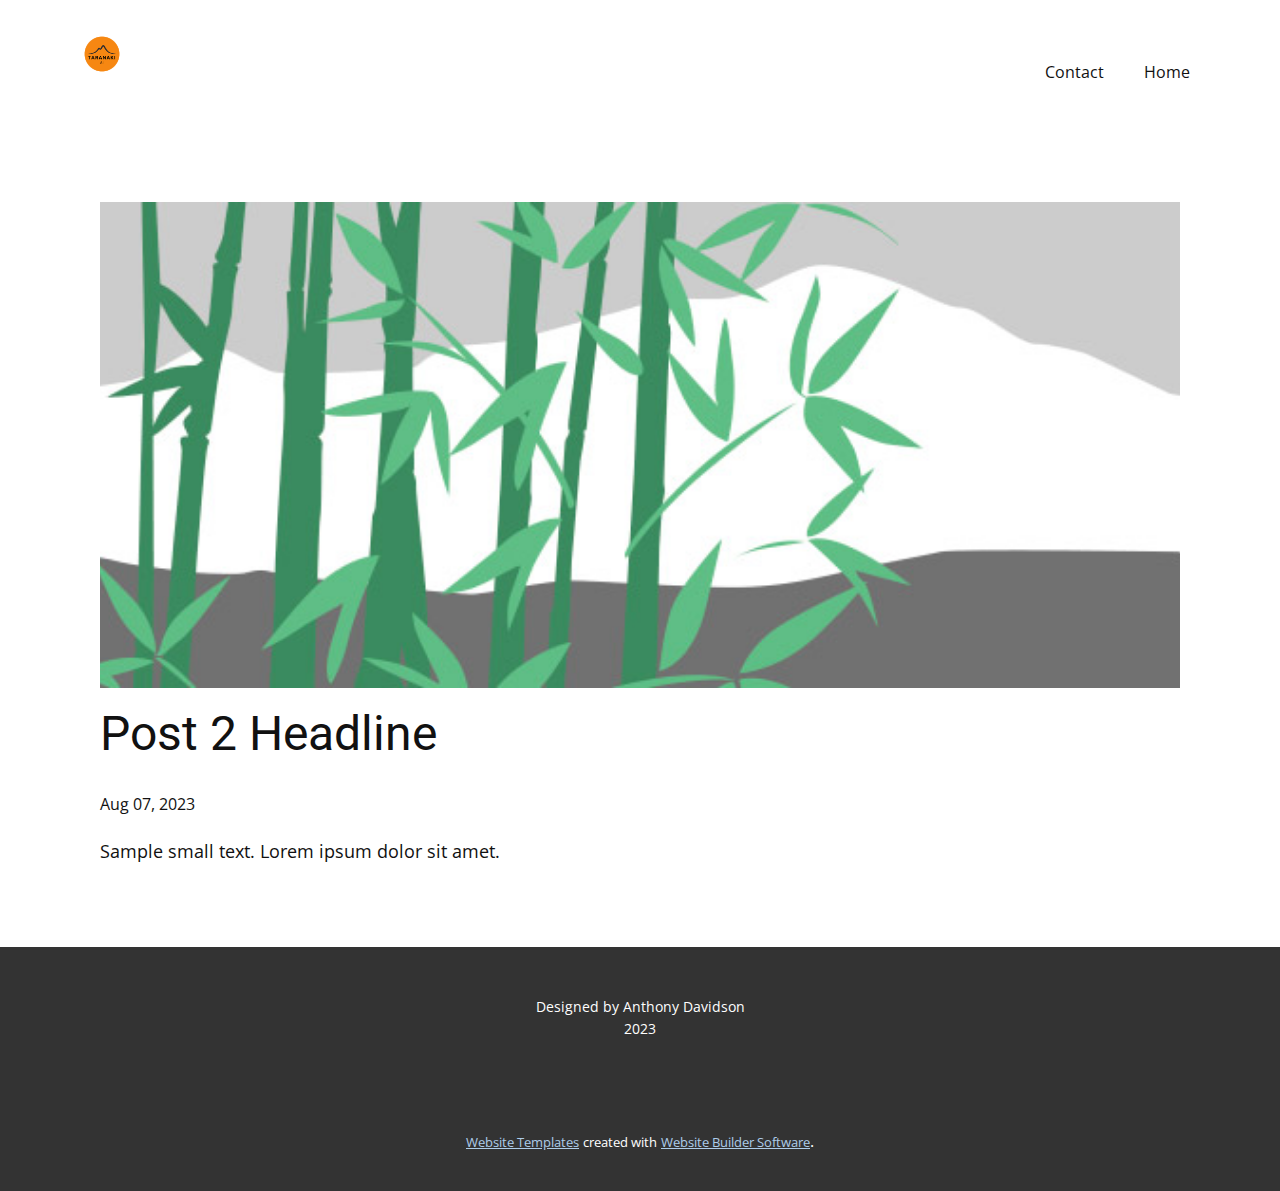
<file: blog/post-1.html>
<!DOCTYPE html>
<html style="font-size: 16px;" lang="en"><head>
    <meta name="viewport" content="width=device-width, initial-scale=1.0">
    <meta charset="utf-8">
    <meta name="keywords" content="Post 1 Headline">
    <meta name="description" content="">
    <title>Post 2 Headline</title>
<!-- Google Tag Manager -->
    <script>(function(w,d,s,l,i){w[l]=w[l]||[];w[l].push({'gtm.start':
    new Date().getTime(),event:'gtm.js'});var f=d.getElementsByTagName(s)[0],
    j=d.createElement(s),dl=l!='dataLayer'?'&l='+l:'';j.async=true;j.src=
    'https://www.googletagmanager.com/gtm.js?id='+i+dl;f.parentNode.insertBefore(j,f);
    })(window,document,'script','dataLayer','GT-NF76KJB');</script>
    <!-- End Google Tag Manager -->
    <link rel="stylesheet" href="/nicepage.css" media="screen">
<link rel="stylesheet" href="/Post-Template.css" media="screen">
    <script class="u-script" type="text/javascript" src="/jquery.js" defer=""></script>
    <script class="u-script" type="text/javascript" src="/nicepage.js" defer=""></script>
    <meta name="generator" content="Nicepage 5.14.1, nicepage.com">
    <link id="u-theme-google-font" rel="stylesheet" href="https://fonts.googleapis.com/css?family=Roboto:100,100i,300,300i,400,400i,500,500i,700,700i,900,900i|Open+Sans:300,300i,400,400i,500,500i,600,600i,700,700i,800,800i">
    
    
    
    <script type="application/ld+json">{
		"@context": "http://schema.org",
		"@type": "Organization",
		"name": "TaranakiAI",
		"logo": "/images/default-logo.png"
}</script>
    <meta name="theme-color" content="#478ac9">
  <meta data-intl-tel-input-cdn-path="intlTelInput/"></head>
  <body class="u-body u-xl-mode" data-lang="en"><!-- Google Tag Manager (noscript) -->
    <noscript><iframe src="https://www.googletagmanager.com/ns.html?id=GT-NF76KJB" height="0" width="0" style="display:none;visibility:hidden"></iframe></noscript>
<!-- End Google Tag Manager (noscript) --><header class="u-clearfix u-header u-header" id="sec-b072"><div class="u-clearfix u-sheet u-valign-middle u-sheet-1">
        <a href="https://nicepage.com" class="u-image u-logo u-image-1">
          <img src="/images/default-logo.png" class="u-logo-image u-logo-image-1">
        </a>
        <nav class="u-menu u-menu-dropdown u-offcanvas u-menu-1">
          <div class="menu-collapse" style="font-size: 1rem; letter-spacing: 0px;">
            <a class="u-button-style u-custom-left-right-menu-spacing u-custom-padding-bottom u-custom-top-bottom-menu-spacing u-nav-link u-text-active-palette-1-base u-text-hover-palette-2-base" href="#">
              <svg class="u-svg-link" viewBox="0 0 24 24"><use xmlns:xlink="http://www.w3.org/1999/xlink" xlink:href="#menu-hamburger"></use></svg>
              <svg class="u-svg-content" version="1.1" id="menu-hamburger" viewBox="0 0 16 16" x="0px" y="0px" xmlns:xlink="http://www.w3.org/1999/xlink" xmlns="http://www.w3.org/2000/svg"><g><rect y="1" width="16" height="2"></rect><rect y="7" width="16" height="2"></rect><rect y="13" width="16" height="2"></rect>
</g></svg>
            </a>
          </div>
          <div class="u-nav-container">
            <ul class="u-nav u-unstyled u-nav-1"><li class="u-nav-item"><a class="u-button-style u-nav-link u-text-active-palette-1-base u-text-hover-palette-2-base" href="/Contact.html" style="padding: 10px 20px;">Contact</a>
</li><li class="u-nav-item"><a class="u-button-style u-nav-link u-text-active-palette-1-base u-text-hover-palette-2-base" href="/Home.html" style="padding: 10px 20px;">Home</a>
</li></ul>
          </div>
          <div class="u-nav-container-collapse">
            <div class="u-black u-container-style u-inner-container-layout u-opacity u-opacity-95 u-sidenav">
              <div class="u-inner-container-layout u-sidenav-overflow">
                <div class="u-menu-close"></div>
                <ul class="u-align-center u-nav u-popupmenu-items u-unstyled u-nav-2"><li class="u-nav-item"><a class="u-button-style u-nav-link" href="/Contact.html">Contact</a>
</li><li class="u-nav-item"><a class="u-button-style u-nav-link" href="/Home.html">Home</a>
</li></ul>
              </div>
            </div>
            <div class="u-black u-menu-overlay u-opacity u-opacity-70"></div>
          </div>
        </nav>
      </div></header>
    <section class="u-align-center u-clearfix u-section-1" id="sec-17b5">
      <div class="u-clearfix u-sheet u-valign-middle-md u-valign-middle-sm u-valign-middle-xs u-sheet-1"><!--post_details--><!--post_details_options_json--><!--{"source":""}--><!--/post_details_options_json--><!--blog_post-->
        <div class="u-container-style u-expanded-width u-post-details u-post-details-1">
          <div class="u-container-layout u-valign-middle u-container-layout-1"><!--blog_post_image-->
            <img alt="" class="u-blog-control u-expanded-width u-image u-image-default u-image-1" src="/images/68f64b9d.jpeg"><!--/blog_post_image--><!--blog_post_header-->
            <h2 class="u-blog-control u-text u-text-1">Post 2 Headline</h2><!--/blog_post_header--><!--blog_post_metadata-->
            <div class="u-blog-control u-metadata u-metadata-1"><!--blog_post_metadata_date-->
              <span class="u-meta-date u-meta-icon">Aug 07, 2023</span><!--/blog_post_metadata_date--><!--blog_post_metadata_category-->
              <!--/blog_post_metadata_category--><!--blog_post_metadata_comments-->
              <!--/blog_post_metadata_comments-->
            </div><!--/blog_post_metadata--><!--blog_post_content-->
            <div class="u-align-justify u-blog-control u-post-content u-text u-text-2 fr-view">
  Sample small text. Lorem ipsum dolor sit amet.
  </div><!--/blog_post_content-->
          </div>
        </div><!--/blog_post--><!--/post_details-->
      </div>
    </section>
    
    
    
    <footer class="u-align-center u-clearfix u-footer u-grey-80 u-footer" id="sec-bc3d"><div class="u-clearfix u-sheet u-sheet-1">
        <p class="u-small-text u-text u-text-variant u-text-1">Designed by Anthony Davidson<br>2023
        </p>
      </div></footer>
    <section class="u-backlink u-clearfix u-grey-80">
      <a class="u-link" href="https://nicepage.com/website-templates" target="_blank">
        <span>Website Templates</span>
      </a>
      <p class="u-text">
        <span>created with</span>
      </p>
      <a class="u-link" href="" target="_blank">
        <span>Website Builder Software</span>
      </a>. 
    </section>
  
</body></html>
</file>
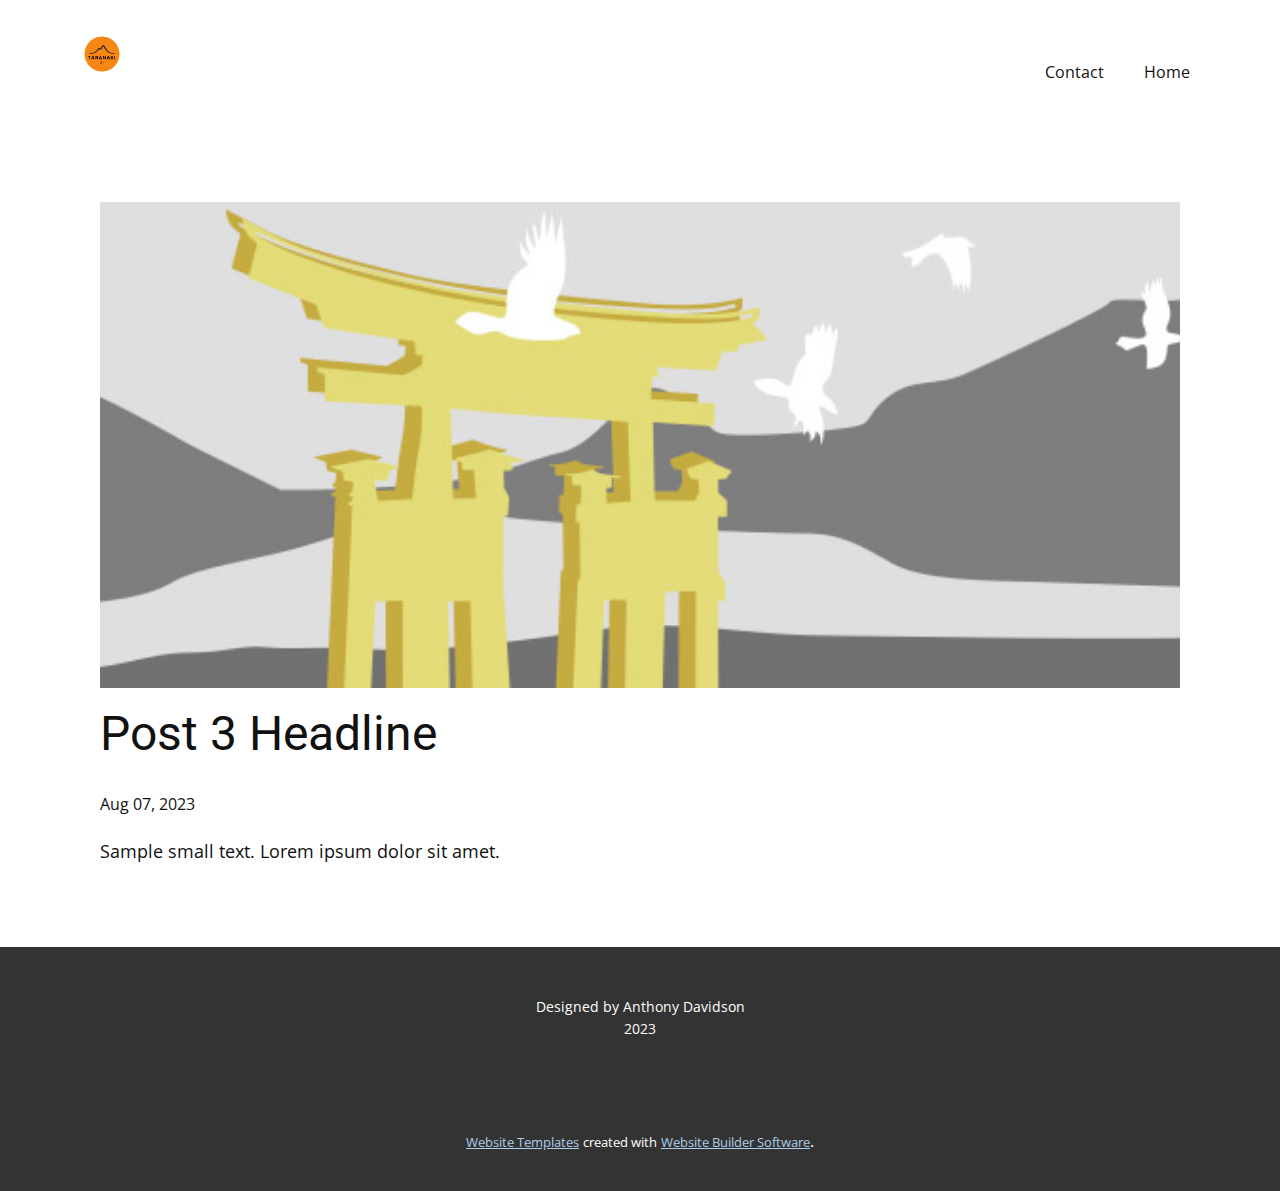
<file: blog/post-2.html>
<!DOCTYPE html>
<html style="font-size: 16px;" lang="en"><head>
    <meta name="viewport" content="width=device-width, initial-scale=1.0">
    <meta charset="utf-8">
    <meta name="keywords" content="Post 1 Headline">
    <meta name="description" content="">
    <title>Post 3 Headline</title>
<!-- Google Tag Manager -->
    <script>(function(w,d,s,l,i){w[l]=w[l]||[];w[l].push({'gtm.start':
    new Date().getTime(),event:'gtm.js'});var f=d.getElementsByTagName(s)[0],
    j=d.createElement(s),dl=l!='dataLayer'?'&l='+l:'';j.async=true;j.src=
    'https://www.googletagmanager.com/gtm.js?id='+i+dl;f.parentNode.insertBefore(j,f);
    })(window,document,'script','dataLayer','GT-NF76KJB');</script>
    <!-- End Google Tag Manager -->
    <link rel="stylesheet" href="/nicepage.css" media="screen">
<link rel="stylesheet" href="/Post-Template.css" media="screen">
    <script class="u-script" type="text/javascript" src="/jquery.js" defer=""></script>
    <script class="u-script" type="text/javascript" src="/nicepage.js" defer=""></script>
    <meta name="generator" content="Nicepage 5.14.1, nicepage.com">
    <link id="u-theme-google-font" rel="stylesheet" href="https://fonts.googleapis.com/css?family=Roboto:100,100i,300,300i,400,400i,500,500i,700,700i,900,900i|Open+Sans:300,300i,400,400i,500,500i,600,600i,700,700i,800,800i">
    
    
    
    <script type="application/ld+json">{
		"@context": "http://schema.org",
		"@type": "Organization",
		"name": "TaranakiAI",
		"logo": "/images/default-logo.png"
}</script>
    <meta name="theme-color" content="#478ac9">
  <meta data-intl-tel-input-cdn-path="intlTelInput/"></head>
  <body class="u-body u-xl-mode" data-lang="en"><!-- Google Tag Manager (noscript) -->
    <noscript><iframe src="https://www.googletagmanager.com/ns.html?id=GT-NF76KJB" height="0" width="0" style="display:none;visibility:hidden"></iframe></noscript>
<!-- End Google Tag Manager (noscript) --><header class="u-clearfix u-header u-header" id="sec-b072"><div class="u-clearfix u-sheet u-valign-middle u-sheet-1">
        <a href="https://nicepage.com" class="u-image u-logo u-image-1">
          <img src="/images/default-logo.png" class="u-logo-image u-logo-image-1">
        </a>
        <nav class="u-menu u-menu-dropdown u-offcanvas u-menu-1">
          <div class="menu-collapse" style="font-size: 1rem; letter-spacing: 0px;">
            <a class="u-button-style u-custom-left-right-menu-spacing u-custom-padding-bottom u-custom-top-bottom-menu-spacing u-nav-link u-text-active-palette-1-base u-text-hover-palette-2-base" href="#">
              <svg class="u-svg-link" viewBox="0 0 24 24"><use xmlns:xlink="http://www.w3.org/1999/xlink" xlink:href="#menu-hamburger"></use></svg>
              <svg class="u-svg-content" version="1.1" id="menu-hamburger" viewBox="0 0 16 16" x="0px" y="0px" xmlns:xlink="http://www.w3.org/1999/xlink" xmlns="http://www.w3.org/2000/svg"><g><rect y="1" width="16" height="2"></rect><rect y="7" width="16" height="2"></rect><rect y="13" width="16" height="2"></rect>
</g></svg>
            </a>
          </div>
          <div class="u-nav-container">
            <ul class="u-nav u-unstyled u-nav-1"><li class="u-nav-item"><a class="u-button-style u-nav-link u-text-active-palette-1-base u-text-hover-palette-2-base" href="/Contact.html" style="padding: 10px 20px;">Contact</a>
</li><li class="u-nav-item"><a class="u-button-style u-nav-link u-text-active-palette-1-base u-text-hover-palette-2-base" href="/Home.html" style="padding: 10px 20px;">Home</a>
</li></ul>
          </div>
          <div class="u-nav-container-collapse">
            <div class="u-black u-container-style u-inner-container-layout u-opacity u-opacity-95 u-sidenav">
              <div class="u-inner-container-layout u-sidenav-overflow">
                <div class="u-menu-close"></div>
                <ul class="u-align-center u-nav u-popupmenu-items u-unstyled u-nav-2"><li class="u-nav-item"><a class="u-button-style u-nav-link" href="/Contact.html">Contact</a>
</li><li class="u-nav-item"><a class="u-button-style u-nav-link" href="/Home.html">Home</a>
</li></ul>
              </div>
            </div>
            <div class="u-black u-menu-overlay u-opacity u-opacity-70"></div>
          </div>
        </nav>
      </div></header>
    <section class="u-align-center u-clearfix u-section-1" id="sec-17b5">
      <div class="u-clearfix u-sheet u-valign-middle-md u-valign-middle-sm u-valign-middle-xs u-sheet-1"><!--post_details--><!--post_details_options_json--><!--{"source":""}--><!--/post_details_options_json--><!--blog_post-->
        <div class="u-container-style u-expanded-width u-post-details u-post-details-1">
          <div class="u-container-layout u-valign-middle u-container-layout-1"><!--blog_post_image-->
            <img alt="" class="u-blog-control u-expanded-width u-image u-image-default u-image-1" src="/images/8ad73f3c.jpeg"><!--/blog_post_image--><!--blog_post_header-->
            <h2 class="u-blog-control u-text u-text-1">Post 3 Headline</h2><!--/blog_post_header--><!--blog_post_metadata-->
            <div class="u-blog-control u-metadata u-metadata-1"><!--blog_post_metadata_date-->
              <span class="u-meta-date u-meta-icon">Aug 07, 2023</span><!--/blog_post_metadata_date--><!--blog_post_metadata_category-->
              <!--/blog_post_metadata_category--><!--blog_post_metadata_comments-->
              <!--/blog_post_metadata_comments-->
            </div><!--/blog_post_metadata--><!--blog_post_content-->
            <div class="u-align-justify u-blog-control u-post-content u-text u-text-2 fr-view">
  Sample small text. Lorem ipsum dolor sit amet.
  </div><!--/blog_post_content-->
          </div>
        </div><!--/blog_post--><!--/post_details-->
      </div>
    </section>
    
    
    
    <footer class="u-align-center u-clearfix u-footer u-grey-80 u-footer" id="sec-bc3d"><div class="u-clearfix u-sheet u-sheet-1">
        <p class="u-small-text u-text u-text-variant u-text-1">Designed by Anthony Davidson<br>2023
        </p>
      </div></footer>
    <section class="u-backlink u-clearfix u-grey-80">
      <a class="u-link" href="https://nicepage.com/website-templates" target="_blank">
        <span>Website Templates</span>
      </a>
      <p class="u-text">
        <span>created with</span>
      </p>
      <a class="u-link" href="" target="_blank">
        <span>Website Builder Software</span>
      </a>. 
    </section>
  
</body></html>
</file>
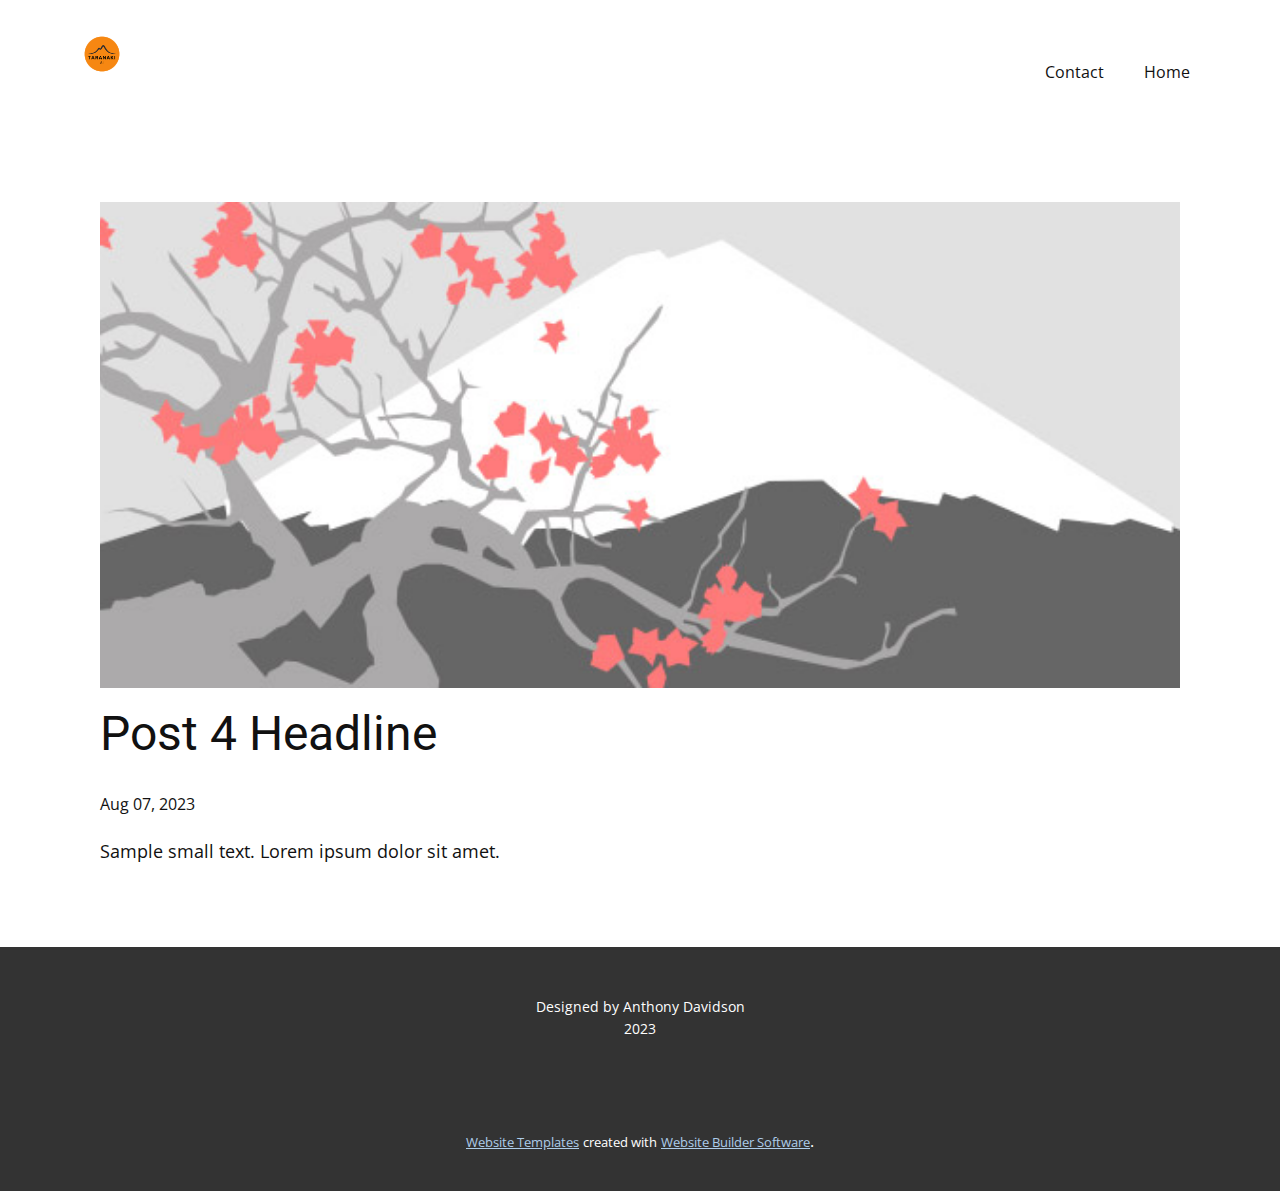
<file: blog/post-3.html>
<!DOCTYPE html>
<html style="font-size: 16px;" lang="en"><head>
    <meta name="viewport" content="width=device-width, initial-scale=1.0">
    <meta charset="utf-8">
    <meta name="keywords" content="Post 1 Headline">
    <meta name="description" content="">
    <title>Post 4 Headline</title>
<!-- Google Tag Manager -->
    <script>(function(w,d,s,l,i){w[l]=w[l]||[];w[l].push({'gtm.start':
    new Date().getTime(),event:'gtm.js'});var f=d.getElementsByTagName(s)[0],
    j=d.createElement(s),dl=l!='dataLayer'?'&l='+l:'';j.async=true;j.src=
    'https://www.googletagmanager.com/gtm.js?id='+i+dl;f.parentNode.insertBefore(j,f);
    })(window,document,'script','dataLayer','GT-NF76KJB');</script>
    <!-- End Google Tag Manager -->
    <link rel="stylesheet" href="/nicepage.css" media="screen">
<link rel="stylesheet" href="/Post-Template.css" media="screen">
    <script class="u-script" type="text/javascript" src="/jquery.js" defer=""></script>
    <script class="u-script" type="text/javascript" src="/nicepage.js" defer=""></script>
    <meta name="generator" content="Nicepage 5.14.1, nicepage.com">
    <link id="u-theme-google-font" rel="stylesheet" href="https://fonts.googleapis.com/css?family=Roboto:100,100i,300,300i,400,400i,500,500i,700,700i,900,900i|Open+Sans:300,300i,400,400i,500,500i,600,600i,700,700i,800,800i">
    
    
    
    <script type="application/ld+json">{
		"@context": "http://schema.org",
		"@type": "Organization",
		"name": "TaranakiAI",
		"logo": "/images/default-logo.png"
}</script>
    <meta name="theme-color" content="#478ac9">
  <meta data-intl-tel-input-cdn-path="intlTelInput/"></head>
  <body class="u-body u-xl-mode" data-lang="en"><!-- Google Tag Manager (noscript) -->
    <noscript><iframe src="https://www.googletagmanager.com/ns.html?id=GT-NF76KJB" height="0" width="0" style="display:none;visibility:hidden"></iframe></noscript>
<!-- End Google Tag Manager (noscript) --><header class="u-clearfix u-header u-header" id="sec-b072"><div class="u-clearfix u-sheet u-valign-middle u-sheet-1">
        <a href="https://nicepage.com" class="u-image u-logo u-image-1">
          <img src="/images/default-logo.png" class="u-logo-image u-logo-image-1">
        </a>
        <nav class="u-menu u-menu-dropdown u-offcanvas u-menu-1">
          <div class="menu-collapse" style="font-size: 1rem; letter-spacing: 0px;">
            <a class="u-button-style u-custom-left-right-menu-spacing u-custom-padding-bottom u-custom-top-bottom-menu-spacing u-nav-link u-text-active-palette-1-base u-text-hover-palette-2-base" href="#">
              <svg class="u-svg-link" viewBox="0 0 24 24"><use xmlns:xlink="http://www.w3.org/1999/xlink" xlink:href="#menu-hamburger"></use></svg>
              <svg class="u-svg-content" version="1.1" id="menu-hamburger" viewBox="0 0 16 16" x="0px" y="0px" xmlns:xlink="http://www.w3.org/1999/xlink" xmlns="http://www.w3.org/2000/svg"><g><rect y="1" width="16" height="2"></rect><rect y="7" width="16" height="2"></rect><rect y="13" width="16" height="2"></rect>
</g></svg>
            </a>
          </div>
          <div class="u-nav-container">
            <ul class="u-nav u-unstyled u-nav-1"><li class="u-nav-item"><a class="u-button-style u-nav-link u-text-active-palette-1-base u-text-hover-palette-2-base" href="/Contact.html" style="padding: 10px 20px;">Contact</a>
</li><li class="u-nav-item"><a class="u-button-style u-nav-link u-text-active-palette-1-base u-text-hover-palette-2-base" href="/Home.html" style="padding: 10px 20px;">Home</a>
</li></ul>
          </div>
          <div class="u-nav-container-collapse">
            <div class="u-black u-container-style u-inner-container-layout u-opacity u-opacity-95 u-sidenav">
              <div class="u-inner-container-layout u-sidenav-overflow">
                <div class="u-menu-close"></div>
                <ul class="u-align-center u-nav u-popupmenu-items u-unstyled u-nav-2"><li class="u-nav-item"><a class="u-button-style u-nav-link" href="/Contact.html">Contact</a>
</li><li class="u-nav-item"><a class="u-button-style u-nav-link" href="/Home.html">Home</a>
</li></ul>
              </div>
            </div>
            <div class="u-black u-menu-overlay u-opacity u-opacity-70"></div>
          </div>
        </nav>
      </div></header>
    <section class="u-align-center u-clearfix u-section-1" id="sec-17b5">
      <div class="u-clearfix u-sheet u-valign-middle-md u-valign-middle-sm u-valign-middle-xs u-sheet-1"><!--post_details--><!--post_details_options_json--><!--{"source":""}--><!--/post_details_options_json--><!--blog_post-->
        <div class="u-container-style u-expanded-width u-post-details u-post-details-1">
          <div class="u-container-layout u-valign-middle u-container-layout-1"><!--blog_post_image-->
            <img alt="" class="u-blog-control u-expanded-width u-image u-image-default u-image-1" src="/images/0fd3416c.jpeg"><!--/blog_post_image--><!--blog_post_header-->
            <h2 class="u-blog-control u-text u-text-1">Post 4 Headline</h2><!--/blog_post_header--><!--blog_post_metadata-->
            <div class="u-blog-control u-metadata u-metadata-1"><!--blog_post_metadata_date-->
              <span class="u-meta-date u-meta-icon">Aug 07, 2023</span><!--/blog_post_metadata_date--><!--blog_post_metadata_category-->
              <!--/blog_post_metadata_category--><!--blog_post_metadata_comments-->
              <!--/blog_post_metadata_comments-->
            </div><!--/blog_post_metadata--><!--blog_post_content-->
            <div class="u-align-justify u-blog-control u-post-content u-text u-text-2 fr-view">
  Sample small text. Lorem ipsum dolor sit amet.
  </div><!--/blog_post_content-->
          </div>
        </div><!--/blog_post--><!--/post_details-->
      </div>
    </section>
    
    
    
    <footer class="u-align-center u-clearfix u-footer u-grey-80 u-footer" id="sec-bc3d"><div class="u-clearfix u-sheet u-sheet-1">
        <p class="u-small-text u-text u-text-variant u-text-1">Designed by Anthony Davidson<br>2023
        </p>
      </div></footer>
    <section class="u-backlink u-clearfix u-grey-80">
      <a class="u-link" href="https://nicepage.com/website-templates" target="_blank">
        <span>Website Templates</span>
      </a>
      <p class="u-text">
        <span>created with</span>
      </p>
      <a class="u-link" href="" target="_blank">
        <span>Website Builder Software</span>
      </a>. 
    </section>
  
</body></html>
</file>
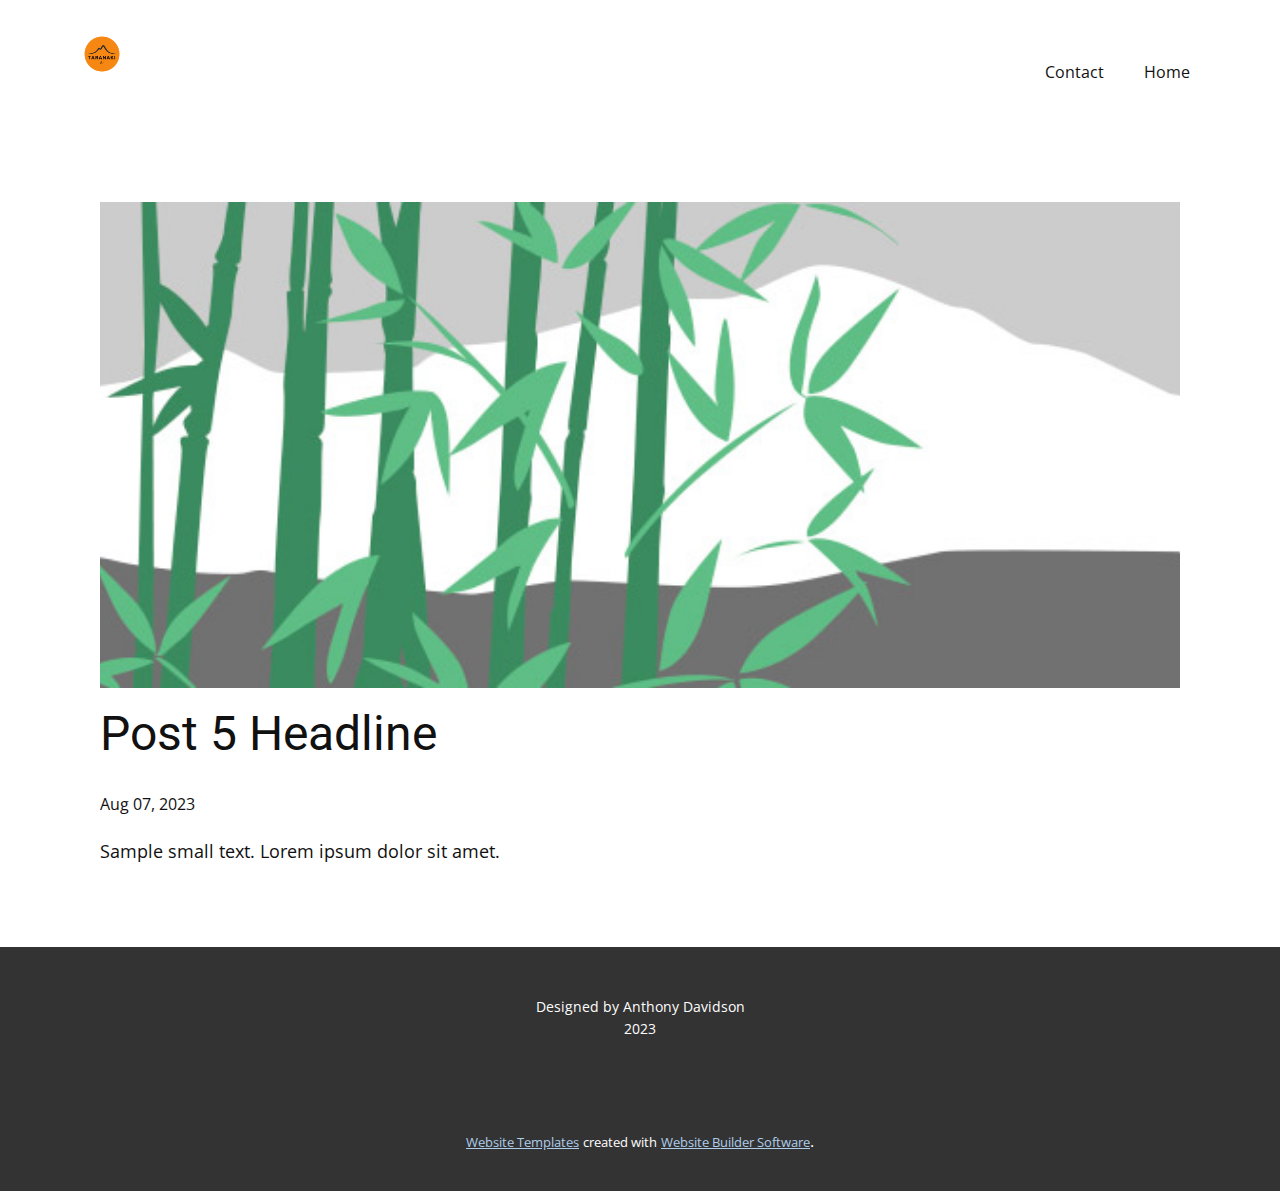
<file: blog/post-4.html>
<!DOCTYPE html>
<html style="font-size: 16px;" lang="en"><head>
    <meta name="viewport" content="width=device-width, initial-scale=1.0">
    <meta charset="utf-8">
    <meta name="keywords" content="Post 1 Headline">
    <meta name="description" content="">
    <title>Post 5 Headline</title>
<!-- Google Tag Manager -->
    <script>(function(w,d,s,l,i){w[l]=w[l]||[];w[l].push({'gtm.start':
    new Date().getTime(),event:'gtm.js'});var f=d.getElementsByTagName(s)[0],
    j=d.createElement(s),dl=l!='dataLayer'?'&l='+l:'';j.async=true;j.src=
    'https://www.googletagmanager.com/gtm.js?id='+i+dl;f.parentNode.insertBefore(j,f);
    })(window,document,'script','dataLayer','GT-NF76KJB');</script>
    <!-- End Google Tag Manager -->
    <link rel="stylesheet" href="/nicepage.css" media="screen">
<link rel="stylesheet" href="/Post-Template.css" media="screen">
    <script class="u-script" type="text/javascript" src="/jquery.js" defer=""></script>
    <script class="u-script" type="text/javascript" src="/nicepage.js" defer=""></script>
    <meta name="generator" content="Nicepage 5.14.1, nicepage.com">
    <link id="u-theme-google-font" rel="stylesheet" href="https://fonts.googleapis.com/css?family=Roboto:100,100i,300,300i,400,400i,500,500i,700,700i,900,900i|Open+Sans:300,300i,400,400i,500,500i,600,600i,700,700i,800,800i">
    
    
    
    <script type="application/ld+json">{
		"@context": "http://schema.org",
		"@type": "Organization",
		"name": "TaranakiAI",
		"logo": "/images/default-logo.png"
}</script>
    <meta name="theme-color" content="#478ac9">
  <meta data-intl-tel-input-cdn-path="intlTelInput/"></head>
  <body class="u-body u-xl-mode" data-lang="en"><!-- Google Tag Manager (noscript) -->
    <noscript><iframe src="https://www.googletagmanager.com/ns.html?id=GT-NF76KJB" height="0" width="0" style="display:none;visibility:hidden"></iframe></noscript>
<!-- End Google Tag Manager (noscript) --><header class="u-clearfix u-header u-header" id="sec-b072"><div class="u-clearfix u-sheet u-valign-middle u-sheet-1">
        <a href="https://nicepage.com" class="u-image u-logo u-image-1">
          <img src="/images/default-logo.png" class="u-logo-image u-logo-image-1">
        </a>
        <nav class="u-menu u-menu-dropdown u-offcanvas u-menu-1">
          <div class="menu-collapse" style="font-size: 1rem; letter-spacing: 0px;">
            <a class="u-button-style u-custom-left-right-menu-spacing u-custom-padding-bottom u-custom-top-bottom-menu-spacing u-nav-link u-text-active-palette-1-base u-text-hover-palette-2-base" href="#">
              <svg class="u-svg-link" viewBox="0 0 24 24"><use xmlns:xlink="http://www.w3.org/1999/xlink" xlink:href="#menu-hamburger"></use></svg>
              <svg class="u-svg-content" version="1.1" id="menu-hamburger" viewBox="0 0 16 16" x="0px" y="0px" xmlns:xlink="http://www.w3.org/1999/xlink" xmlns="http://www.w3.org/2000/svg"><g><rect y="1" width="16" height="2"></rect><rect y="7" width="16" height="2"></rect><rect y="13" width="16" height="2"></rect>
</g></svg>
            </a>
          </div>
          <div class="u-nav-container">
            <ul class="u-nav u-unstyled u-nav-1"><li class="u-nav-item"><a class="u-button-style u-nav-link u-text-active-palette-1-base u-text-hover-palette-2-base" href="/Contact.html" style="padding: 10px 20px;">Contact</a>
</li><li class="u-nav-item"><a class="u-button-style u-nav-link u-text-active-palette-1-base u-text-hover-palette-2-base" href="/Home.html" style="padding: 10px 20px;">Home</a>
</li></ul>
          </div>
          <div class="u-nav-container-collapse">
            <div class="u-black u-container-style u-inner-container-layout u-opacity u-opacity-95 u-sidenav">
              <div class="u-inner-container-layout u-sidenav-overflow">
                <div class="u-menu-close"></div>
                <ul class="u-align-center u-nav u-popupmenu-items u-unstyled u-nav-2"><li class="u-nav-item"><a class="u-button-style u-nav-link" href="/Contact.html">Contact</a>
</li><li class="u-nav-item"><a class="u-button-style u-nav-link" href="/Home.html">Home</a>
</li></ul>
              </div>
            </div>
            <div class="u-black u-menu-overlay u-opacity u-opacity-70"></div>
          </div>
        </nav>
      </div></header>
    <section class="u-align-center u-clearfix u-section-1" id="sec-17b5">
      <div class="u-clearfix u-sheet u-valign-middle-md u-valign-middle-sm u-valign-middle-xs u-sheet-1"><!--post_details--><!--post_details_options_json--><!--{"source":""}--><!--/post_details_options_json--><!--blog_post-->
        <div class="u-container-style u-expanded-width u-post-details u-post-details-1">
          <div class="u-container-layout u-valign-middle u-container-layout-1"><!--blog_post_image-->
            <img alt="" class="u-blog-control u-expanded-width u-image u-image-default u-image-1" src="/images/68f64b9d.jpeg"><!--/blog_post_image--><!--blog_post_header-->
            <h2 class="u-blog-control u-text u-text-1">Post 5 Headline</h2><!--/blog_post_header--><!--blog_post_metadata-->
            <div class="u-blog-control u-metadata u-metadata-1"><!--blog_post_metadata_date-->
              <span class="u-meta-date u-meta-icon">Aug 07, 2023</span><!--/blog_post_metadata_date--><!--blog_post_metadata_category-->
              <!--/blog_post_metadata_category--><!--blog_post_metadata_comments-->
              <!--/blog_post_metadata_comments-->
            </div><!--/blog_post_metadata--><!--blog_post_content-->
            <div class="u-align-justify u-blog-control u-post-content u-text u-text-2 fr-view">
  Sample small text. Lorem ipsum dolor sit amet.
  </div><!--/blog_post_content-->
          </div>
        </div><!--/blog_post--><!--/post_details-->
      </div>
    </section>
    
    
    
    <footer class="u-align-center u-clearfix u-footer u-grey-80 u-footer" id="sec-bc3d"><div class="u-clearfix u-sheet u-sheet-1">
        <p class="u-small-text u-text u-text-variant u-text-1">Designed by Anthony Davidson<br>2023
        </p>
      </div></footer>
    <section class="u-backlink u-clearfix u-grey-80">
      <a class="u-link" href="https://nicepage.com/website-templates" target="_blank">
        <span>Website Templates</span>
      </a>
      <p class="u-text">
        <span>created with</span>
      </p>
      <a class="u-link" href="" target="_blank">
        <span>Website Builder Software</span>
      </a>. 
    </section>
  
</body></html>
</file>
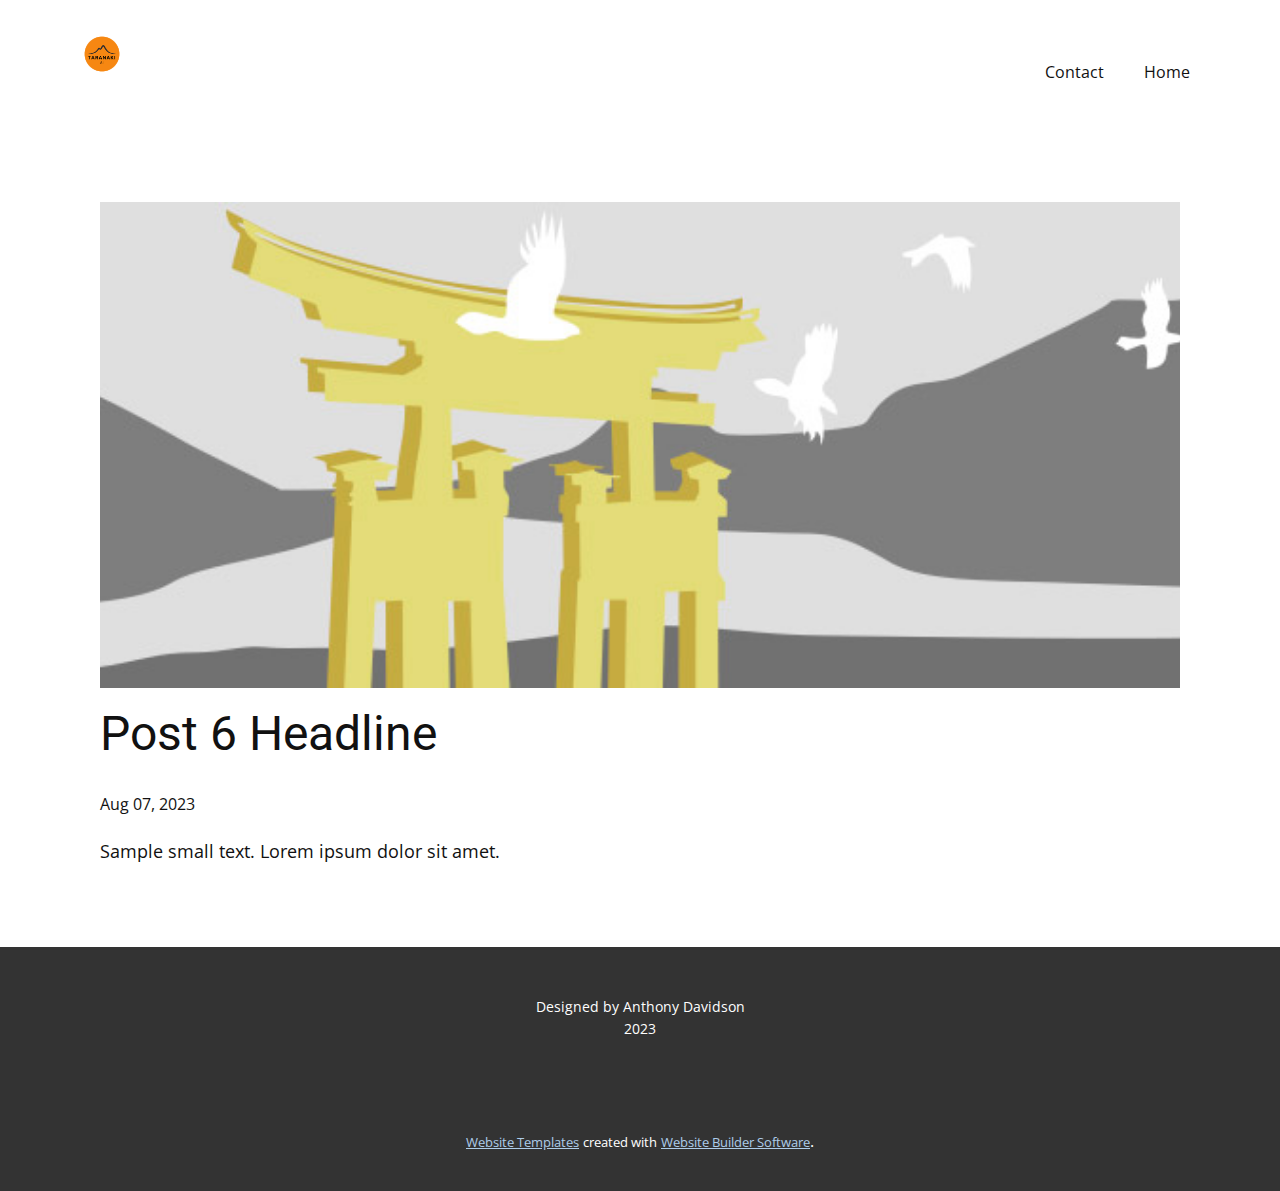
<file: blog/post-5.html>
<!DOCTYPE html>
<html style="font-size: 16px;" lang="en"><head>
    <meta name="viewport" content="width=device-width, initial-scale=1.0">
    <meta charset="utf-8">
    <meta name="keywords" content="Post 1 Headline">
    <meta name="description" content="">
    <title>Post 6 Headline</title>
<!-- Google Tag Manager -->
    <script>(function(w,d,s,l,i){w[l]=w[l]||[];w[l].push({'gtm.start':
    new Date().getTime(),event:'gtm.js'});var f=d.getElementsByTagName(s)[0],
    j=d.createElement(s),dl=l!='dataLayer'?'&l='+l:'';j.async=true;j.src=
    'https://www.googletagmanager.com/gtm.js?id='+i+dl;f.parentNode.insertBefore(j,f);
    })(window,document,'script','dataLayer','GT-NF76KJB');</script>
    <!-- End Google Tag Manager -->
    <link rel="stylesheet" href="/nicepage.css" media="screen">
<link rel="stylesheet" href="/Post-Template.css" media="screen">
    <script class="u-script" type="text/javascript" src="/jquery.js" defer=""></script>
    <script class="u-script" type="text/javascript" src="/nicepage.js" defer=""></script>
    <meta name="generator" content="Nicepage 5.14.1, nicepage.com">
    <link id="u-theme-google-font" rel="stylesheet" href="https://fonts.googleapis.com/css?family=Roboto:100,100i,300,300i,400,400i,500,500i,700,700i,900,900i|Open+Sans:300,300i,400,400i,500,500i,600,600i,700,700i,800,800i">
    
    
    
    <script type="application/ld+json">{
		"@context": "http://schema.org",
		"@type": "Organization",
		"name": "TaranakiAI",
		"logo": "/images/default-logo.png"
}</script>
    <meta name="theme-color" content="#478ac9">
  <meta data-intl-tel-input-cdn-path="intlTelInput/"></head>
  <body class="u-body u-xl-mode" data-lang="en"><!-- Google Tag Manager (noscript) -->
    <noscript><iframe src="https://www.googletagmanager.com/ns.html?id=GT-NF76KJB" height="0" width="0" style="display:none;visibility:hidden"></iframe></noscript>
<!-- End Google Tag Manager (noscript) --><header class="u-clearfix u-header u-header" id="sec-b072"><div class="u-clearfix u-sheet u-valign-middle u-sheet-1">
        <a href="https://nicepage.com" class="u-image u-logo u-image-1">
          <img src="/images/default-logo.png" class="u-logo-image u-logo-image-1">
        </a>
        <nav class="u-menu u-menu-dropdown u-offcanvas u-menu-1">
          <div class="menu-collapse" style="font-size: 1rem; letter-spacing: 0px;">
            <a class="u-button-style u-custom-left-right-menu-spacing u-custom-padding-bottom u-custom-top-bottom-menu-spacing u-nav-link u-text-active-palette-1-base u-text-hover-palette-2-base" href="#">
              <svg class="u-svg-link" viewBox="0 0 24 24"><use xmlns:xlink="http://www.w3.org/1999/xlink" xlink:href="#menu-hamburger"></use></svg>
              <svg class="u-svg-content" version="1.1" id="menu-hamburger" viewBox="0 0 16 16" x="0px" y="0px" xmlns:xlink="http://www.w3.org/1999/xlink" xmlns="http://www.w3.org/2000/svg"><g><rect y="1" width="16" height="2"></rect><rect y="7" width="16" height="2"></rect><rect y="13" width="16" height="2"></rect>
</g></svg>
            </a>
          </div>
          <div class="u-nav-container">
            <ul class="u-nav u-unstyled u-nav-1"><li class="u-nav-item"><a class="u-button-style u-nav-link u-text-active-palette-1-base u-text-hover-palette-2-base" href="/Contact.html" style="padding: 10px 20px;">Contact</a>
</li><li class="u-nav-item"><a class="u-button-style u-nav-link u-text-active-palette-1-base u-text-hover-palette-2-base" href="/Home.html" style="padding: 10px 20px;">Home</a>
</li></ul>
          </div>
          <div class="u-nav-container-collapse">
            <div class="u-black u-container-style u-inner-container-layout u-opacity u-opacity-95 u-sidenav">
              <div class="u-inner-container-layout u-sidenav-overflow">
                <div class="u-menu-close"></div>
                <ul class="u-align-center u-nav u-popupmenu-items u-unstyled u-nav-2"><li class="u-nav-item"><a class="u-button-style u-nav-link" href="/Contact.html">Contact</a>
</li><li class="u-nav-item"><a class="u-button-style u-nav-link" href="/Home.html">Home</a>
</li></ul>
              </div>
            </div>
            <div class="u-black u-menu-overlay u-opacity u-opacity-70"></div>
          </div>
        </nav>
      </div></header>
    <section class="u-align-center u-clearfix u-section-1" id="sec-17b5">
      <div class="u-clearfix u-sheet u-valign-middle-md u-valign-middle-sm u-valign-middle-xs u-sheet-1"><!--post_details--><!--post_details_options_json--><!--{"source":""}--><!--/post_details_options_json--><!--blog_post-->
        <div class="u-container-style u-expanded-width u-post-details u-post-details-1">
          <div class="u-container-layout u-valign-middle u-container-layout-1"><!--blog_post_image-->
            <img alt="" class="u-blog-control u-expanded-width u-image u-image-default u-image-1" src="/images/8ad73f3c.jpeg"><!--/blog_post_image--><!--blog_post_header-->
            <h2 class="u-blog-control u-text u-text-1">Post 6 Headline</h2><!--/blog_post_header--><!--blog_post_metadata-->
            <div class="u-blog-control u-metadata u-metadata-1"><!--blog_post_metadata_date-->
              <span class="u-meta-date u-meta-icon">Aug 07, 2023</span><!--/blog_post_metadata_date--><!--blog_post_metadata_category-->
              <!--/blog_post_metadata_category--><!--blog_post_metadata_comments-->
              <!--/blog_post_metadata_comments-->
            </div><!--/blog_post_metadata--><!--blog_post_content-->
            <div class="u-align-justify u-blog-control u-post-content u-text u-text-2 fr-view">
  Sample small text. Lorem ipsum dolor sit amet.
  </div><!--/blog_post_content-->
          </div>
        </div><!--/blog_post--><!--/post_details-->
      </div>
    </section>
    
    
    
    <footer class="u-align-center u-clearfix u-footer u-grey-80 u-footer" id="sec-bc3d"><div class="u-clearfix u-sheet u-sheet-1">
        <p class="u-small-text u-text u-text-variant u-text-1">Designed by Anthony Davidson<br>2023
        </p>
      </div></footer>
    <section class="u-backlink u-clearfix u-grey-80">
      <a class="u-link" href="https://nicepage.com/website-templates" target="_blank">
        <span>Website Templates</span>
      </a>
      <p class="u-text">
        <span>created with</span>
      </p>
      <a class="u-link" href="" target="_blank">
        <span>Website Builder Software</span>
      </a>. 
    </section>
  
</body></html>
</file>
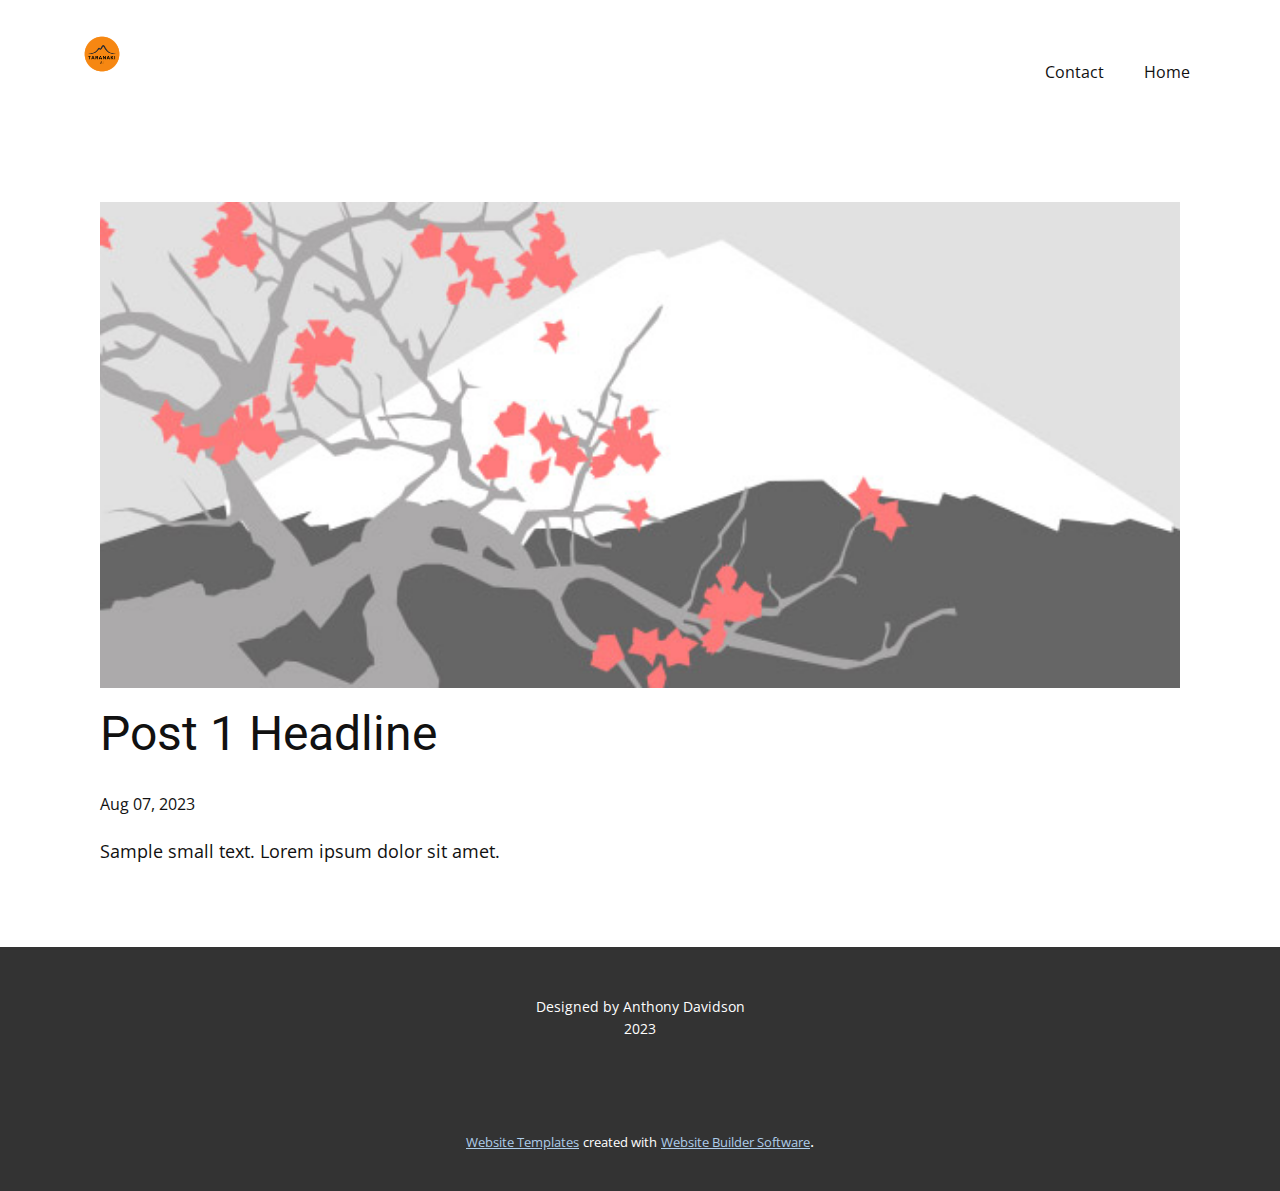
<file: blog/post.html>
<!DOCTYPE html>
<html style="font-size: 16px;" lang="en"><head>
    <meta name="viewport" content="width=device-width, initial-scale=1.0">
    <meta charset="utf-8">
    <meta name="keywords" content="Post 1 Headline">
    <meta name="description" content="">
    <title>Post 1 Headline</title>
<!-- Google Tag Manager -->
    <script>(function(w,d,s,l,i){w[l]=w[l]||[];w[l].push({'gtm.start':
    new Date().getTime(),event:'gtm.js'});var f=d.getElementsByTagName(s)[0],
    j=d.createElement(s),dl=l!='dataLayer'?'&l='+l:'';j.async=true;j.src=
    'https://www.googletagmanager.com/gtm.js?id='+i+dl;f.parentNode.insertBefore(j,f);
    })(window,document,'script','dataLayer','GT-NF76KJB');</script>
    <!-- End Google Tag Manager -->
    <link rel="stylesheet" href="/nicepage.css" media="screen">
<link rel="stylesheet" href="/Post-Template.css" media="screen">
    <script class="u-script" type="text/javascript" src="/jquery.js" defer=""></script>
    <script class="u-script" type="text/javascript" src="/nicepage.js" defer=""></script>
    <meta name="generator" content="Nicepage 5.14.1, nicepage.com">
    <link id="u-theme-google-font" rel="stylesheet" href="https://fonts.googleapis.com/css?family=Roboto:100,100i,300,300i,400,400i,500,500i,700,700i,900,900i|Open+Sans:300,300i,400,400i,500,500i,600,600i,700,700i,800,800i">
    
    
    
    <script type="application/ld+json">{
		"@context": "http://schema.org",
		"@type": "Organization",
		"name": "TaranakiAI",
		"logo": "/images/default-logo.png"
}</script>
    <meta name="theme-color" content="#478ac9">
  <meta data-intl-tel-input-cdn-path="intlTelInput/"></head>
  <body class="u-body u-xl-mode" data-lang="en"><!-- Google Tag Manager (noscript) -->
    <noscript><iframe src="https://www.googletagmanager.com/ns.html?id=GT-NF76KJB" height="0" width="0" style="display:none;visibility:hidden"></iframe></noscript>
<!-- End Google Tag Manager (noscript) --><header class="u-clearfix u-header u-header" id="sec-b072"><div class="u-clearfix u-sheet u-valign-middle u-sheet-1">
        <a href="https://nicepage.com" class="u-image u-logo u-image-1">
          <img src="/images/default-logo.png" class="u-logo-image u-logo-image-1">
        </a>
        <nav class="u-menu u-menu-dropdown u-offcanvas u-menu-1">
          <div class="menu-collapse" style="font-size: 1rem; letter-spacing: 0px;">
            <a class="u-button-style u-custom-left-right-menu-spacing u-custom-padding-bottom u-custom-top-bottom-menu-spacing u-nav-link u-text-active-palette-1-base u-text-hover-palette-2-base" href="#">
              <svg class="u-svg-link" viewBox="0 0 24 24"><use xmlns:xlink="http://www.w3.org/1999/xlink" xlink:href="#menu-hamburger"></use></svg>
              <svg class="u-svg-content" version="1.1" id="menu-hamburger" viewBox="0 0 16 16" x="0px" y="0px" xmlns:xlink="http://www.w3.org/1999/xlink" xmlns="http://www.w3.org/2000/svg"><g><rect y="1" width="16" height="2"></rect><rect y="7" width="16" height="2"></rect><rect y="13" width="16" height="2"></rect>
</g></svg>
            </a>
          </div>
          <div class="u-nav-container">
            <ul class="u-nav u-unstyled u-nav-1"><li class="u-nav-item"><a class="u-button-style u-nav-link u-text-active-palette-1-base u-text-hover-palette-2-base" href="/Contact.html" style="padding: 10px 20px;">Contact</a>
</li><li class="u-nav-item"><a class="u-button-style u-nav-link u-text-active-palette-1-base u-text-hover-palette-2-base" href="/Home.html" style="padding: 10px 20px;">Home</a>
</li></ul>
          </div>
          <div class="u-nav-container-collapse">
            <div class="u-black u-container-style u-inner-container-layout u-opacity u-opacity-95 u-sidenav">
              <div class="u-inner-container-layout u-sidenav-overflow">
                <div class="u-menu-close"></div>
                <ul class="u-align-center u-nav u-popupmenu-items u-unstyled u-nav-2"><li class="u-nav-item"><a class="u-button-style u-nav-link" href="/Contact.html">Contact</a>
</li><li class="u-nav-item"><a class="u-button-style u-nav-link" href="/Home.html">Home</a>
</li></ul>
              </div>
            </div>
            <div class="u-black u-menu-overlay u-opacity u-opacity-70"></div>
          </div>
        </nav>
      </div></header>
    <section class="u-align-center u-clearfix u-section-1" id="sec-17b5">
      <div class="u-clearfix u-sheet u-valign-middle-md u-valign-middle-sm u-valign-middle-xs u-sheet-1"><!--post_details--><!--post_details_options_json--><!--{"source":""}--><!--/post_details_options_json--><!--blog_post-->
        <div class="u-container-style u-expanded-width u-post-details u-post-details-1">
          <div class="u-container-layout u-valign-middle u-container-layout-1"><!--blog_post_image-->
            <img alt="" class="u-blog-control u-expanded-width u-image u-image-default u-image-1" src="/images/0fd3416c.jpeg"><!--/blog_post_image--><!--blog_post_header-->
            <h2 class="u-blog-control u-text u-text-1">Post 1 Headline</h2><!--/blog_post_header--><!--blog_post_metadata-->
            <div class="u-blog-control u-metadata u-metadata-1"><!--blog_post_metadata_date-->
              <span class="u-meta-date u-meta-icon">Aug 07, 2023</span><!--/blog_post_metadata_date--><!--blog_post_metadata_category-->
              <!--/blog_post_metadata_category--><!--blog_post_metadata_comments-->
              <!--/blog_post_metadata_comments-->
            </div><!--/blog_post_metadata--><!--blog_post_content-->
            <div class="u-align-justify u-blog-control u-post-content u-text u-text-2 fr-view">
  Sample small text. Lorem ipsum dolor sit amet.
  </div><!--/blog_post_content-->
          </div>
        </div><!--/blog_post--><!--/post_details-->
      </div>
    </section>
    
    
    
    <footer class="u-align-center u-clearfix u-footer u-grey-80 u-footer" id="sec-bc3d"><div class="u-clearfix u-sheet u-sheet-1">
        <p class="u-small-text u-text u-text-variant u-text-1">Designed by Anthony Davidson<br>2023
        </p>
      </div></footer>
    <section class="u-backlink u-clearfix u-grey-80">
      <a class="u-link" href="https://nicepage.com/website-templates" target="_blank">
        <span>Website Templates</span>
      </a>
      <p class="u-text">
        <span>created with</span>
      </p>
      <a class="u-link" href="" target="_blank">
        <span>Website Builder Software</span>
      </a>. 
    </section>
  
</body></html>
</file>
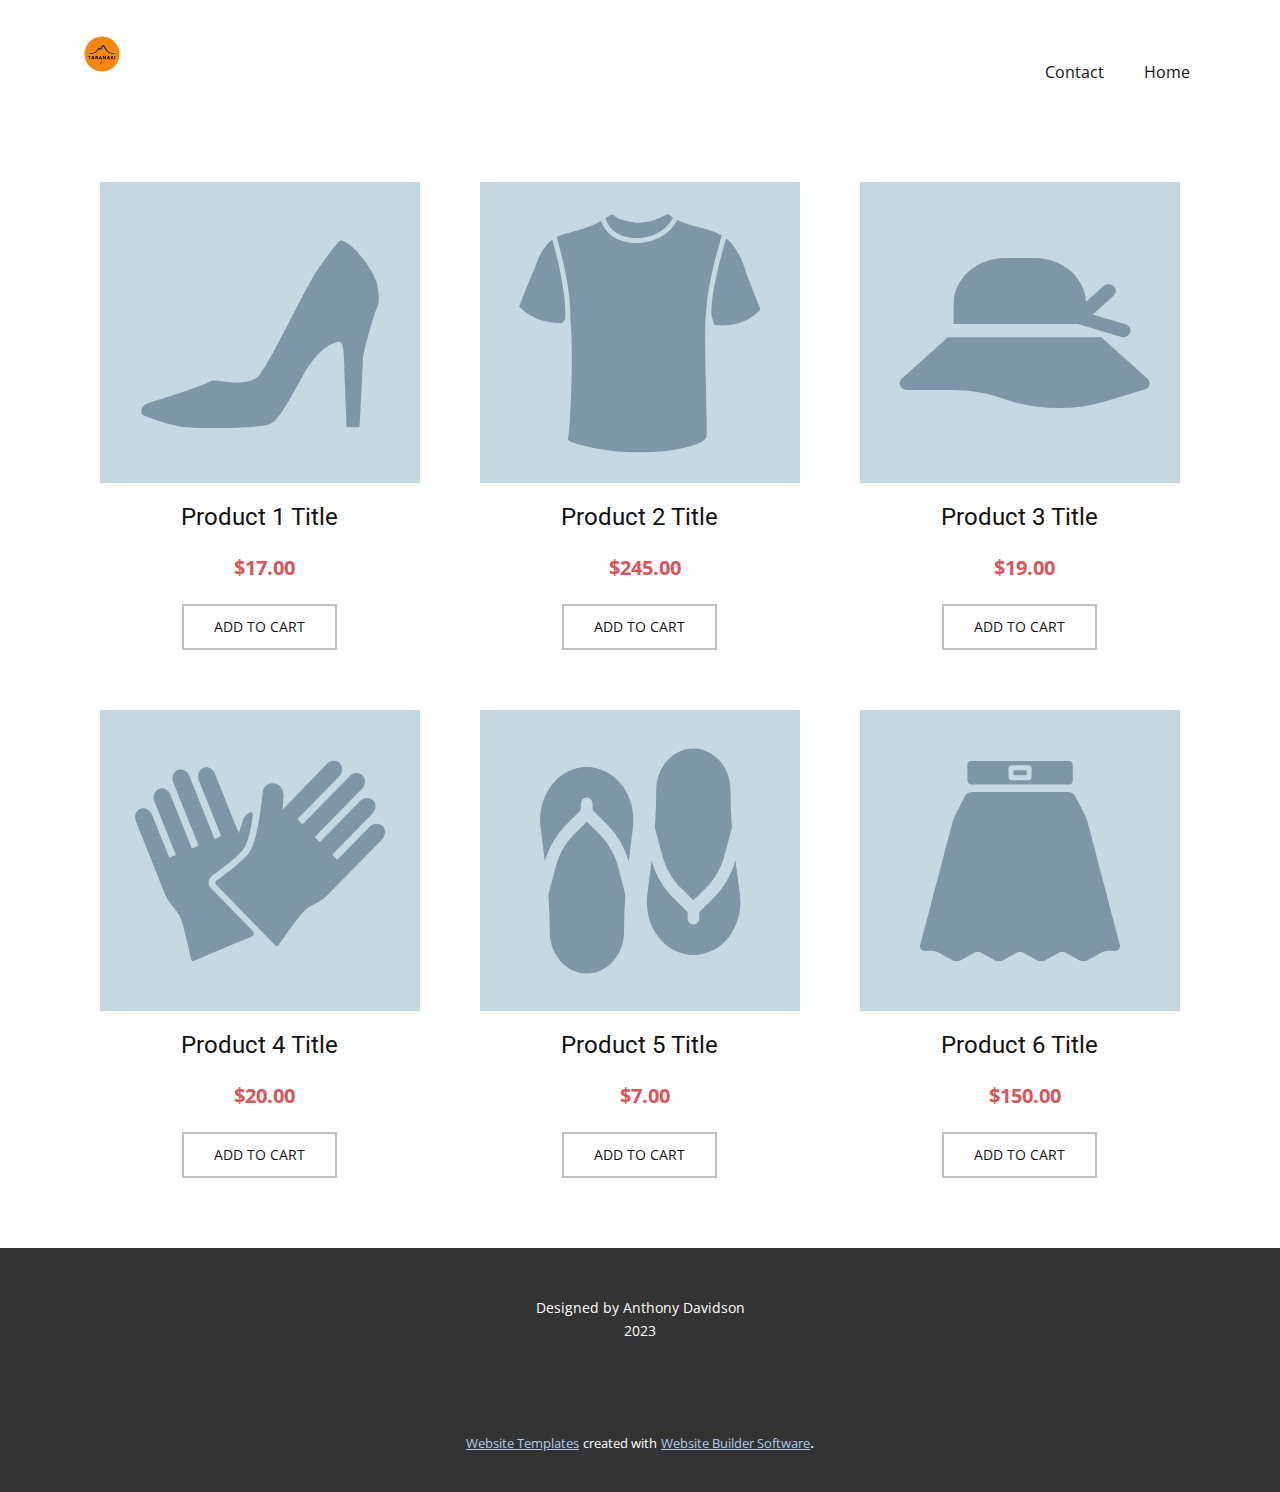
<file: products/products.html>
<!DOCTYPE html>
<html style="font-size: 16px;" lang="en"><head>
    <meta name="viewport" content="width=device-width, initial-scale=1.0">
    <meta charset="utf-8">
    <meta name="keywords" content="">
    <meta name="description" content="">
    <title>Product List Template</title>
<!-- Google Tag Manager -->
    <script>(function(w,d,s,l,i){w[l]=w[l]||[];w[l].push({'gtm.start':
    new Date().getTime(),event:'gtm.js'});var f=d.getElementsByTagName(s)[0],
    j=d.createElement(s),dl=l!='dataLayer'?'&l='+l:'';j.async=true;j.src=
    'https://www.googletagmanager.com/gtm.js?id='+i+dl;f.parentNode.insertBefore(j,f);
    })(window,document,'script','dataLayer','GT-NF76KJB');</script>
    <!-- End Google Tag Manager -->
    <link rel="stylesheet" href="../nicepage.css" media="screen">
<link rel="stylesheet" href="../Product-List-Template.css" media="screen">
    <script class="u-script" type="text/javascript" src="../jquery.js" defer=""></script>
    <script class="u-script" type="text/javascript" src="../nicepage.js" defer=""></script>
    <meta name="generator" content="Nicepage 5.14.1, nicepage.com">
    <link id="u-theme-google-font" rel="stylesheet" href="https://fonts.googleapis.com/css?family=Roboto:100,100i,300,300i,400,400i,500,500i,700,700i,900,900i|Open+Sans:300,300i,400,400i,500,500i,600,600i,700,700i,800,800i">
    
    
    
    <script type="application/ld+json">{
		"@context": "http://schema.org",
		"@type": "Organization",
		"name": "TaranakiAI",
		"logo": "/images/default-logo.png"
}</script>
    <meta name="theme-color" content="#478ac9">
    <meta property="og:title" content="Product List Template">
    <meta property="og:description" content="">
    <meta property="og:type" content="website">
  <meta data-intl-tel-input-cdn-path="intlTelInput/"></head>
  <body class="u-body u-xl-mode" data-lang="en"><!-- Google Tag Manager (noscript) -->
    <noscript><iframe src="https://www.googletagmanager.com/ns.html?id=GT-NF76KJB" height="0" width="0" style="display:none;visibility:hidden"></iframe></noscript>
<!-- End Google Tag Manager (noscript) --><header class="u-clearfix u-header u-header" id="sec-b072"><div class="u-clearfix u-sheet u-valign-middle u-sheet-1">
        <a href="https://nicepage.com" class="u-image u-logo u-image-1">
          <img src="/images/default-logo.png" class="u-logo-image u-logo-image-1">
        </a>
        <nav class="u-menu u-menu-dropdown u-offcanvas u-menu-1">
          <div class="menu-collapse" style="font-size: 1rem; letter-spacing: 0px;">
            <a class="u-button-style u-custom-left-right-menu-spacing u-custom-padding-bottom u-custom-top-bottom-menu-spacing u-nav-link u-text-active-palette-1-base u-text-hover-palette-2-base" href="#">
              <svg class="u-svg-link" viewBox="0 0 24 24"><use xmlns:xlink="http://www.w3.org/1999/xlink" xlink:href="#menu-hamburger"></use></svg>
              <svg class="u-svg-content" version="1.1" id="menu-hamburger" viewBox="0 0 16 16" x="0px" y="0px" xmlns:xlink="http://www.w3.org/1999/xlink" xmlns="http://www.w3.org/2000/svg"><g><rect y="1" width="16" height="2"></rect><rect y="7" width="16" height="2"></rect><rect y="13" width="16" height="2"></rect>
</g></svg>
            </a>
          </div>
          <div class="u-nav-container">
            <ul class="u-nav u-unstyled u-nav-1"><li class="u-nav-item"><a class="u-button-style u-nav-link u-text-active-palette-1-base u-text-hover-palette-2-base" href="/Contact.html" style="padding: 10px 20px;">Contact</a>
</li><li class="u-nav-item"><a class="u-button-style u-nav-link u-text-active-palette-1-base u-text-hover-palette-2-base" href="/Home.html" style="padding: 10px 20px;">Home</a>
</li></ul>
          </div>
          <div class="u-nav-container-collapse">
            <div class="u-black u-container-style u-inner-container-layout u-opacity u-opacity-95 u-sidenav">
              <div class="u-inner-container-layout u-sidenav-overflow">
                <div class="u-menu-close"></div>
                <ul class="u-align-center u-nav u-popupmenu-items u-unstyled u-nav-2"><li class="u-nav-item"><a class="u-button-style u-nav-link" href="/Contact.html">Contact</a>
</li><li class="u-nav-item"><a class="u-button-style u-nav-link" href="/Home.html">Home</a>
</li></ul>
              </div>
            </div>
            <div class="u-black u-menu-overlay u-opacity u-opacity-70"></div>
          </div>
        </nav>
      </div></header>
    <section class="u-align-center u-clearfix u-section-1" id="sec-ca5e">
      <div class="u-clearfix u-sheet u-valign-middle u-sheet-1"><!--products--><!--products_options_json--><!--{"type":"Recent","source":"","tags":"","count":""}--><!--/products_options_json-->
        <div class="u-expanded-width u-products u-repeater u-repeater-1"><!--product_item-->
          <div class="u-align-center u-container-style u-products-item u-repeater-item u-white u-repeater-item-1">
            <div class="u-container-layout u-similar-container u-valign-top u-container-layout-1"><!--product_image-->
              <img alt="" class="u-expanded-width u-image u-image-default u-product-control u-image-1" src="[data-uri]"><!--/product_image--><!--product_title-->
              <h4 class="u-product-control u-text u-text-1">
                <a class="u-product-title-link" href="#"><!--product_title_content-->Product 1 Title<!--/product_title_content--></a>
              </h4><!--/product_title--><!--product_price-->
              <div class="u-product-control u-product-price u-product-price-1">
                <div class="u-price-wrapper u-spacing-10"><!--product_old_price-->
                  <div class="u-hide-price u-old-price"><!--product_old_price_content-->$20.00<!--/product_old_price_content--></div><!--/product_old_price--><!--product_regular_price-->
                  <div class="u-price u-text-palette-2-base" style="font-size: 1.25rem; font-weight: 700;"><!--product_regular_price_content-->$17.00<!--/product_regular_price_content--></div><!--/product_regular_price-->
                </div>
              </div><!--/product_price--><!--product_button--><!--options_json--><!--{"clickType":"add-to-cart","content":""}--><!--/options_json-->
              <a href="#" class="u-border-2 u-border-grey-25 u-btn u-btn-rectangle u-button-style u-none u-product-control u-text-body-color u-btn-1"><!--product_button_content-->Add to Cart<!--/product_button_content--></a><!--/product_button-->
            </div>
          </div><!--/product_item--><!--product_item-->
          <div class="u-align-center u-container-style u-products-item u-repeater-item u-white u-repeater-item-2">
            <div class="u-container-layout u-similar-container u-valign-top u-container-layout-2"><!--product_image-->
              <img alt="" class="u-expanded-width u-image u-image-default u-product-control u-image-2" src="[data-uri]"><!--/product_image--><!--product_title-->
              <h4 class="u-product-control u-text u-text-2">
                <a class="u-product-title-link" href="#"><!--product_title_content-->Product 2 Title<!--/product_title_content--></a>
              </h4><!--/product_title--><!--product_price-->
              <div class="u-product-control u-product-price u-product-price-2">
                <div class="u-price-wrapper u-spacing-10"><!--product_old_price-->
                  <div class="u-hide-price u-old-price"><!--product_old_price_content-->$300.00<!--/product_old_price_content--></div><!--/product_old_price--><!--product_regular_price-->
                  <div class="u-price u-text-palette-2-base" style="font-size: 1.25rem; font-weight: 700;"><!--product_regular_price_content-->$245.00<!--/product_regular_price_content--></div><!--/product_regular_price-->
                </div>
              </div><!--/product_price--><!--product_button--><!--options_json--><!--{"clickType":"add-to-cart","content":""}--><!--/options_json-->
              <a href="#" class="u-border-2 u-border-grey-25 u-btn u-btn-rectangle u-button-style u-none u-product-control u-text-body-color u-btn-2"><!--product_button_content-->Add to Cart<!--/product_button_content--></a><!--/product_button-->
            </div>
          </div><!--/product_item--><!--product_item-->
          <div class="u-align-center u-container-style u-products-item u-repeater-item u-white u-repeater-item-3">
            <div class="u-container-layout u-similar-container u-valign-top u-container-layout-3"><!--product_image-->
              <img alt="" class="u-expanded-width u-image u-image-default u-product-control u-image-3" src="[data-uri]"><!--/product_image--><!--product_title-->
              <h4 class="u-product-control u-text u-text-3">
                <a class="u-product-title-link" href="#"><!--product_title_content-->Product 3 Title<!--/product_title_content--></a>
              </h4><!--/product_title--><!--product_price-->
              <div class="u-product-control u-product-price u-product-price-3">
                <div class="u-price-wrapper u-spacing-10"><!--product_old_price-->
                  <div class="u-hide-price u-old-price"><!--product_old_price_content-->$25.00<!--/product_old_price_content--></div><!--/product_old_price--><!--product_regular_price-->
                  <div class="u-price u-text-palette-2-base" style="font-size: 1.25rem; font-weight: 700;"><!--product_regular_price_content-->$19.00<!--/product_regular_price_content--></div><!--/product_regular_price-->
                </div>
              </div><!--/product_price--><!--product_button--><!--options_json--><!--{"clickType":"add-to-cart","content":""}--><!--/options_json-->
              <a href="#" class="u-border-2 u-border-grey-25 u-btn u-btn-rectangle u-button-style u-none u-product-control u-text-body-color u-btn-3"><!--product_button_content-->Add to Cart<!--/product_button_content--></a><!--/product_button-->
            </div>
          </div><!--/product_item--><!--product_item-->
          <div class="u-align-center u-container-style u-products-item u-repeater-item u-white u-repeater-item-4">
            <div class="u-container-layout u-similar-container u-valign-top u-container-layout-4"><!--product_image-->
              <img alt="" class="u-expanded-width u-image u-image-default u-product-control u-image-4" src="[data-uri]"><!--/product_image--><!--product_title-->
              <h4 class="u-product-control u-text u-text-4">
                <a class="u-product-title-link" href="#"><!--product_title_content-->Product 4 Title<!--/product_title_content--></a>
              </h4><!--/product_title--><!--product_price-->
              <div class="u-product-control u-product-price u-product-price-4">
                <div class="u-price-wrapper u-spacing-10"><!--product_old_price-->
                  <div class="u-hide-price u-old-price"><!--product_old_price_content-->$25.00<!--/product_old_price_content--></div><!--/product_old_price--><!--product_regular_price-->
                  <div class="u-price u-text-palette-2-base" style="font-size: 1.25rem; font-weight: 700;"><!--product_regular_price_content-->$20.00<!--/product_regular_price_content--></div><!--/product_regular_price-->
                </div>
              </div><!--/product_price--><!--product_button--><!--options_json--><!--{"clickType":"add-to-cart","content":""}--><!--/options_json-->
              <a href="#" class="u-border-2 u-border-grey-25 u-btn u-btn-rectangle u-button-style u-none u-product-control u-text-body-color u-btn-4"><!--product_button_content-->Add to Cart<!--/product_button_content--></a><!--/product_button-->
            </div>
          </div><!--/product_item--><!--product_item-->
          <div class="u-align-center u-container-style u-products-item u-repeater-item u-white u-repeater-item-5">
            <div class="u-container-layout u-similar-container u-valign-top u-container-layout-5"><!--product_image-->
              <img alt="" class="u-expanded-width u-image u-image-default u-product-control u-image-5" src="[data-uri]"><!--/product_image--><!--product_title-->
              <h4 class="u-product-control u-text u-text-5">
                <a class="u-product-title-link" href="#"><!--product_title_content-->Product 5 Title<!--/product_title_content--></a>
              </h4><!--/product_title--><!--product_price-->
              <div class="u-product-control u-product-price u-product-price-5">
                <div class="u-price-wrapper u-spacing-10"><!--product_old_price-->
                  <div class="u-hide-price u-old-price"><!--product_old_price_content-->$10.00<!--/product_old_price_content--></div><!--/product_old_price--><!--product_regular_price-->
                  <div class="u-price u-text-palette-2-base" style="font-size: 1.25rem; font-weight: 700;"><!--product_regular_price_content-->$7.00<!--/product_regular_price_content--></div><!--/product_regular_price-->
                </div>
              </div><!--/product_price--><!--product_button--><!--options_json--><!--{"clickType":"add-to-cart","content":""}--><!--/options_json-->
              <a href="#" class="u-border-2 u-border-grey-25 u-btn u-btn-rectangle u-button-style u-none u-product-control u-text-body-color u-btn-5"><!--product_button_content-->Add to Cart<!--/product_button_content--></a><!--/product_button-->
            </div>
          </div><!--/product_item--><!--product_item-->
          <div class="u-align-center u-container-style u-products-item u-repeater-item u-white u-repeater-item-6">
            <div class="u-container-layout u-similar-container u-valign-top u-container-layout-6"><!--product_image-->
              <img alt="" class="u-expanded-width u-image u-image-default u-product-control u-image-6" src="[data-uri]"><!--/product_image--><!--product_title-->
              <h4 class="u-product-control u-text u-text-6">
                <a class="u-product-title-link" href="#"><!--product_title_content-->Product 6 Title<!--/product_title_content--></a>
              </h4><!--/product_title--><!--product_price-->
              <div class="u-product-control u-product-price u-product-price-6">
                <div class="u-price-wrapper u-spacing-10"><!--product_old_price-->
                  <div class="u-hide-price u-old-price"><!--product_old_price_content-->$175.00<!--/product_old_price_content--></div><!--/product_old_price--><!--product_regular_price-->
                  <div class="u-price u-text-palette-2-base" style="font-size: 1.25rem; font-weight: 700;"><!--product_regular_price_content-->$150.00<!--/product_regular_price_content--></div><!--/product_regular_price-->
                </div>
              </div><!--/product_price--><!--product_button--><!--options_json--><!--{"clickType":"add-to-cart","content":""}--><!--/options_json-->
              <a href="#" class="u-border-2 u-border-grey-25 u-btn u-btn-rectangle u-button-style u-none u-product-control u-text-body-color u-btn-6"><!--product_button_content-->Add to Cart<!--/product_button_content--></a><!--/product_button-->
            </div>
          </div><!--/product_item-->
        </div><!--/products-->
      </div>
    </section>
    
    
    
    <footer class="u-align-center u-clearfix u-footer u-grey-80 u-footer" id="sec-bc3d"><div class="u-clearfix u-sheet u-sheet-1">
        <p class="u-small-text u-text u-text-variant u-text-1">Designed by Anthony Davidson<br>2023
        </p>
      </div></footer>
    <section class="u-backlink u-clearfix u-grey-80">
      <a class="u-link" href="https://nicepage.com/website-templates" target="_blank">
        <span>Website Templates</span>
      </a>
      <p class="u-text">
        <span>created with</span>
      </p>
      <a class="u-link" href="" target="_blank">
        <span>Website Builder Software</span>
      </a>. 
    </section>
  <section class="u-black u-clearfix u-container-style u-dialog-block u-opacity u-opacity-70 u-payment-dialog u-dialog-section-4" id="sec-70bc">
      <div class="u-align-center u-container-style u-dialog u-radius-25 u-shape-round u-white u-dialog-1">
        <div class="u-container-layout u-valign-top u-container-layout-1">
          <h5 class="u-align-left u-text u-text-1">Buy Now</h5>
          <div class="u-expanded-width u-products u-products-1">
            <div class="u-list-control"></div>
            <div class="u-repeater u-repeater-1">
              <div class="u-container-style u-products-item u-repeater-item">
                <div class="u-container-layout u-similar-container u-container-layout-2">
                  <h5 class="u-align-left u-product-control u-text u-text-2">
                    <a class="u-product-title-link" href="#">Product 1 Title</a>
                  </h5>
                  <div class="u-align-left u-product-control u-product-desc u-text u-text-3">
                    <p>Sample text. Lorem ipsum dolor sit amet, consectetur adipiscing elit nullam nunc justo sagittis suscipit ultrices.</p>
                  </div>
                  <div class="u-align-left u-product-control u-product-quantity u-product-quantity-1">
                    <div class="u-hidden u-quantity-label">Quantity</div>
                    <div class="u-border-1 u-border-grey-30 u-quantity-input u-radius-50">
                      <a class="disabled minus u-button-style u-quantity-button u-text-body-color">
                        <svg xmlns="http://www.w3.org/2000/svg" viewBox="0 0 16 16"><path d="m 4 8 h 8" fill="none" stroke="currentColor" stroke-width="1" fill-rule="evenodd"></path></svg>
                      </a>
                      <input class="u-input" type="text" value="1" pattern="[0-9]+">
                      <a class="plus u-button-style u-quantity-button u-text-body-color">
                        <svg xmlns="http://www.w3.org/2000/svg" viewBox="0 0 16 16"><path d="m 4 8 h 8 M 8 4 v 8" fill="none" stroke="currentColor" stroke-width="1" fill-rule="evenodd"></path></svg>
                      </a>
                    </div>
                  </div>
                  <div class="u-align-left u-product-control u-product-price u-product-price-1">
                    <div class="u-price-wrapper u-spacing-10">
                      <div class="u-hide-price u-old-price" style="text-decoration: line-through !important;">$20.00</div>
                      <div class="u-price" style="font-size: 1.25rem; font-weight: 700;">$17.00</div>
                    </div>
                  </div>
                </div>
              </div>
            </div>
            <div class="u-list-control"></div>
          </div>
          <div class="u-align-center u-expanded-width u-payment-services u-text-palette-5-dark-1 u-payment-services-1" data-payment-order-approved-message="Your order has been approved. Thank you!" data-payment-order-cancelled-message="Unable to process your order. Please try again later." data-payment-paypal-shape="rect">
            <div class="u-block-0308-28 u-payment-services-inner" style="">Loading...</div>
          </div>
        </div><button class="u-dialog-close-button u-icon u-text-grey-40 u-icon-1"><svg class="u-svg-link" preserveAspectRatio="xMidYMin slice" viewBox="0 0 16 16" style=""><use xmlns:xlink="http://www.w3.org/1999/xlink" xlink:href="#svg-efe9"></use></svg><svg xmlns="http://www.w3.org/2000/svg" xmlns:xlink="http://www.w3.org/1999/xlink" version="1.1" xml:space="preserve" class="u-svg-content" viewBox="0 0 16 16" x="0px" y="0px" id="svg-efe9"><rect x="7" y="0" transform="matrix(0.7071 -0.7071 0.7071 0.7071 -3.3138 8.0002)" width="2" height="16"></rect><rect x="0" y="7" transform="matrix(0.7071 -0.7071 0.7071 0.7071 -3.3138 8.0002)" width="16" height="2"></rect></svg></button>
      </div>
    </section><style>.u-dialog-section-4 .u-dialog-1 {
  width: 570px;
  min-height: 516px;
  height: auto;
  box-shadow: 0px 0px 8px 0px rgba(0,0,0,0.2);
  margin: 76px auto 60px;
}

.u-dialog-section-4 .u-container-layout-1 {
  padding: 34px 35px;
}

.u-dialog-section-4 .u-text-1 {
  font-weight: 700;
  margin: 0 165px 0 0;
}

.u-dialog-section-4 .u-products-1 {
  margin-top: 30px;
  margin-bottom: 0;
}

.u-dialog-section-4 .u-repeater-1 {
  grid-template-columns: 100%;
  min-height: 206px;
  grid-gap: 10px;
}

.u-dialog-section-4 .u-container-layout-2 {
  padding: 0 0 30px;
}

.u-dialog-section-4 .u-text-2 {
  background-image: none;
  margin: 0;
}

.u-dialog-section-4 .u-text-3 {
  font-size: 0.875rem;
  margin: 20px 0 0;
}

.u-dialog-section-4 .u-product-quantity-1 {
  width: 125px;
  margin: 30px auto 0 0;
}

.u-dialog-section-4 .u-product-price-1 {
  margin: -34px 0 0 auto;
}

.u-dialog-section-4 .u-payment-services-1 {
  height: 176px;
  min-width: 50px;
  font-size: 1.25rem;
  margin-bottom: 0;
  margin-top: 10px;
}

.u-dialog-section-4 .u-icon-1 {
  width: 20px;
  height: 20px;
  left: auto;
  top: 36px;
  position: absolute;
  right: 35px;
  padding: 0;
}

@media (max-width: 1199px) {
  .u-dialog-section-4 .u-text-1 {
    margin-right: 165px;
  }
}

@media (max-width: 991px) {
  .u-dialog-section-4 .u-container-layout-1 {
    padding: 30px;
  }

  .u-dialog-section-4 .u-icon-1 {
    top: 32px;
    right: 30px;
  }
}

@media (max-width: 767px) {
  .u-dialog-section-4 .u-dialog-1 {
    width: 540px;
  }
}

@media (max-width: 575px) {
  .u-dialog-section-4 .u-dialog-1 {
    width: 340px;
    min-height: 507px;
  }

  .u-dialog-section-4 .u-container-layout-1 {
    padding-left: 20px;
    padding-right: 20px;
  }

  .u-dialog-section-4 .u-text-1 {
    margin-right: 5px;
  }

  .u-dialog-section-4 .u-icon-1 {
    right: 20px;
  }
}</style>
</body></html>
</file>
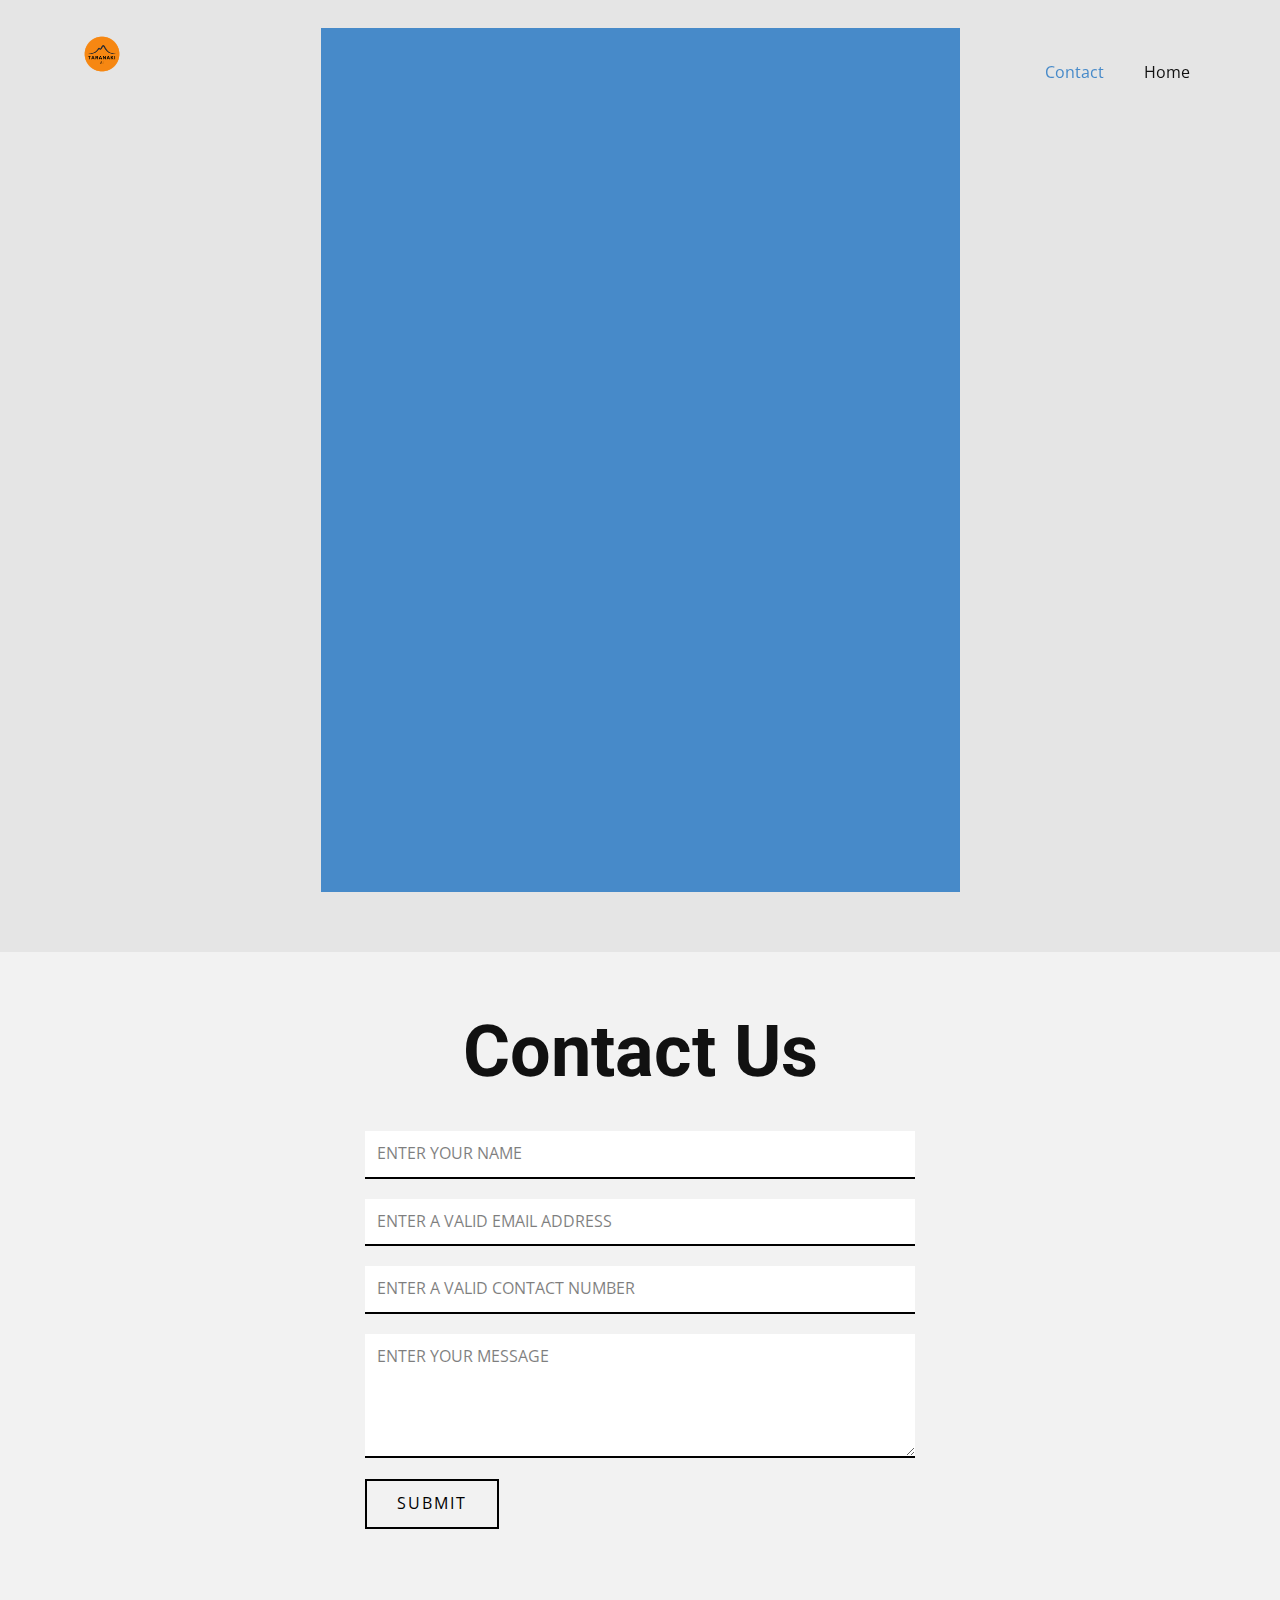
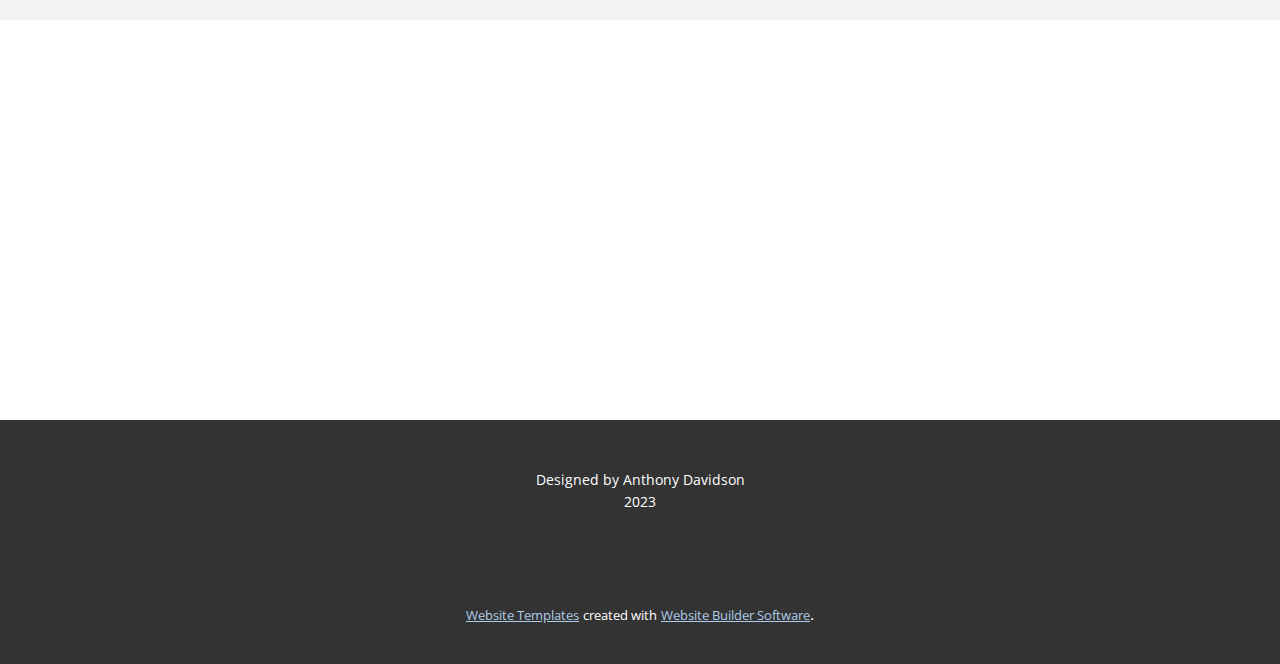
<file: taranakiai/Contact.html>
<!DOCTYPE html>
<html style="font-size: 16px;" lang="en"><head>
    <meta name="viewport" content="width=device-width, initial-scale=1.0">
    <meta charset="utf-8">
    <meta name="keywords" content="Contact Us">
    <meta name="description" content="">
    <title>Contact</title>
<!-- Google Tag Manager -->
    <script>(function(w,d,s,l,i){w[l]=w[l]||[];w[l].push({'gtm.start':
    new Date().getTime(),event:'gtm.js'});var f=d.getElementsByTagName(s)[0],
    j=d.createElement(s),dl=l!='dataLayer'?'&l='+l:'';j.async=true;j.src=
    'https://www.googletagmanager.com/gtm.js?id='+i+dl;f.parentNode.insertBefore(j,f);
    })(window,document,'script','dataLayer','GT-NF76KJB');</script>
    <!-- End Google Tag Manager -->
    <link rel="stylesheet" href="nicepage.css" media="screen">
<link rel="stylesheet" href="Contact.css" media="screen">
    <script class="u-script" type="text/javascript" src="jquery.js" defer=""></script>
    <script class="u-script" type="text/javascript" src="nicepage.js" defer=""></script>
    <meta name="generator" content="Nicepage 5.14.1, nicepage.com">
    <meta name="referrer" content="origin">
    <link id="u-theme-google-font" rel="stylesheet" href="https://fonts.googleapis.com/css?family=Roboto:100,100i,300,300i,400,400i,500,500i,700,700i,900,900i|Open+Sans:300,300i,400,400i,500,500i,600,600i,700,700i,800,800i">
    
    
    
    
    
    <script type="application/ld+json">{
		"@context": "http://schema.org",
		"@type": "Organization",
		"name": "TaranakiAI",
		"logo": "/images/default-logo.png"
}</script>
    <meta name="theme-color" content="#478ac9">
    <meta property="og:title" content="Contact">
    <meta property="og:description" content="">
    <meta property="og:type" content="website">
  <script>
    function gdprConfirmed() {
        return true;
    }
    function dynamicLoadScript(src) {
        var script = document.createElement('script');
        script.src = src && typeof src === 'string' ? src : 'https://www.google.com/recaptcha/api.js?render=6LeMcYknAAAAAI2uxJNEr47uFfnhxvJMN0cSfm4V';
        script.async = true;
        document.body.appendChild(script);
        script.onload = function() {
            let event = new CustomEvent("recaptchaLoaded");
            document.dispatchEvent(event);
        };
    }
    document.addEventListener('DOMContentLoaded', function () {
        var confirmButton = document.querySelector('.u-cookies-consent .u-button-confirm');
        if (confirmButton) {
            confirmButton.onclick = dynamicLoadScript;
        }
    });
    </script>
    <script>
        document.addEventListener("DOMContentLoaded", function(){
            if (!gdprConfirmed()) {
                return;
            }
            dynamicLoadScript();
        });
    </script>
    <script>
        document.addEventListener("recaptchaLoaded", function() {
            if (!gdprConfirmed()) {
                return;
            }
            (function (grecaptcha, sitekey, actions) {
                var recaptcha = {
                    execute: function (action, submitFormCb) {
                        try {
                            grecaptcha.execute(
                                sitekey,
                                {action: action}
                            ).then(function (token) {
                                var forms = document.getElementsByTagName('form');

                                for (var i = 0; i < forms.length; i++) {
                                    var fields = forms[i].getElementsByTagName('input');

                                    for (var j = 0; j < fields.length; j++) {
                                        var field = fields[j];

                                        if ('recaptchaResponse' === field.getAttribute('name')) {
                                            field.setAttribute('value', token);
                                            break;
                                        }
                                    }
                                }
                                submitFormCb();
                            });
                        } catch (e) {
                            var formError = document.querySelector('.u-form-send-error');

                            if (formError) {
                                formError.innerText = 'Site Owner Error: ' + e.message.replace(/:[\s\S]*/, '');
                                formError.style.display = 'block';
                            }
                        }
                    },

                    executeContact: function (submitFormCb) {
                        recaptcha.execute(actions['contact'], submitFormCb);
                    }
                };

                window.recaptchaObject = recaptcha;
            })(
                grecaptcha,
                
                '6LeMcYknAAAAAI2uxJNEr47uFfnhxvJMN0cSfm4V',
                {'contact': 'contact'}
            );
        });
    </script>
<meta data-intl-tel-input-cdn-path="intlTelInput/"></head>
  <body class="u-body u-overlap u-overlap-transparent u-xl-mode" data-lang="en"><!-- Google Tag Manager (noscript) -->
    <noscript><iframe src="https://www.googletagmanager.com/ns.html?id=GT-NF76KJB" height="0" width="0" style="display:none;visibility:hidden"></iframe></noscript>
<!-- End Google Tag Manager (noscript) --><header class="u-clearfix u-header u-header" id="sec-b072"><div class="u-clearfix u-sheet u-valign-middle u-sheet-1">
        <a href="https://nicepage.com" class="u-image u-logo u-image-1">
          <img src="/images/default-logo.png" class="u-logo-image u-logo-image-1">
        </a>
        <nav class="u-menu u-menu-dropdown u-offcanvas u-menu-1">
          <div class="menu-collapse" style="font-size: 1rem; letter-spacing: 0px;">
            <a class="u-button-style u-custom-left-right-menu-spacing u-custom-padding-bottom u-custom-top-bottom-menu-spacing u-nav-link u-text-active-palette-1-base u-text-hover-palette-2-base" href="#">
              <svg class="u-svg-link" viewBox="0 0 24 24"><use xmlns:xlink="http://www.w3.org/1999/xlink" xlink:href="#menu-hamburger"></use></svg>
              <svg class="u-svg-content" version="1.1" id="menu-hamburger" viewBox="0 0 16 16" x="0px" y="0px" xmlns:xlink="http://www.w3.org/1999/xlink" xmlns="http://www.w3.org/2000/svg"><g><rect y="1" width="16" height="2"></rect><rect y="7" width="16" height="2"></rect><rect y="13" width="16" height="2"></rect>
</g></svg>
            </a>
          </div>
          <div class="u-nav-container">
            <ul class="u-nav u-unstyled u-nav-1"><li class="u-nav-item"><a class="u-button-style u-nav-link u-text-active-palette-1-base u-text-hover-palette-2-base" href="/Contact.html" style="padding: 10px 20px;">Contact</a>
</li><li class="u-nav-item"><a class="u-button-style u-nav-link u-text-active-palette-1-base u-text-hover-palette-2-base" href="/Home.html" style="padding: 10px 20px;">Home</a>
</li></ul>
          </div>
          <div class="u-nav-container-collapse">
            <div class="u-black u-container-style u-inner-container-layout u-opacity u-opacity-95 u-sidenav">
              <div class="u-inner-container-layout u-sidenav-overflow">
                <div class="u-menu-close"></div>
                <ul class="u-align-center u-nav u-popupmenu-items u-unstyled u-nav-2"><li class="u-nav-item"><a class="u-button-style u-nav-link" href="/Contact.html">Contact</a>
</li><li class="u-nav-item"><a class="u-button-style u-nav-link" href="/Home.html">Home</a>
</li></ul>
              </div>
            </div>
            <div class="u-black u-menu-overlay u-opacity u-opacity-70"></div>
          </div>
        </nav>
      </div></header>
    <section class="u-clearfix u-container-align-center u-grey-10 u-section-1" id="sec-155d">
      <div class="u-clearfix u-sheet u-sheet-1">
        <div class="u-align-center u-clearfix u-custom-html u-palette-1-base u-custom-html-1">
          <iframe src="https://docs.google.com/forms/d/e/1FAIpQLSfOSlkNh0vywtwbT8KpmjgqUjmrDvW53gtrN1S406ne30F-qw/viewform?embedded=true" width="640" height="855" frameborder="0" marginheight="0" marginwidth="0">Loading…</iframe>
        </div>
      </div>
    </section>
    <section class="u-align-center u-clearfix u-grey-5 u-section-2" id="sec-389b" data-href="https://nicepage.com">
      <div class="u-clearfix u-sheet u-valign-middle u-sheet-1">
        <h1 class="u-text u-text-default u-text-1">Contact Us</h1>
        <div class="u-form u-form-1">
          <form action="https://forms.nicepagesrv.com/v2/form/process" class="u-clearfix u-form-spacing-20 u-form-vertical u-inner-form" style="padding: 10px" source="email" name="taranakaiAIcontacts">
            <div class="u-form-group u-form-name u-label-none">
              <label for="name-3b9a" class="u-label">Name</label>
              <input type="text" placeholder="Enter your Name" id="name-3b9a" name="name" class="u-border-2 u-border-black u-border-no-left u-border-no-right u-border-no-top u-input u-input-rectangle u-input-1" required="">
            </div>
            <div class="u-form-email u-form-group u-label-none">
              <label for="email-3b9a" class="u-label">Email</label>
              <input type="email" placeholder="Enter a valid email address" id="email-3b9a" name="email" class="u-border-2 u-border-black u-border-no-left u-border-no-right u-border-no-top u-input u-input-rectangle u-input-2" required="">
            </div>
            <div class="u-form-group u-label-none u-form-group-3">
              <label for="text-282a" class="u-label">Input</label>
              <input type="text" placeholder="ENTER A VALID CONTACT NUMBER" id="text-282a" name="text" class="u-border-2 u-border-black u-border-no-left u-border-no-right u-border-no-top u-input u-input-rectangle u-input-3">
            </div>
            <div class="u-form-group u-form-message u-label-none">
              <label for="message-3b9a" class="u-label">Message</label>
              <textarea placeholder="Enter your message" rows="4" cols="50" id="message-3b9a" name="message" class="u-border-2 u-border-black u-border-no-left u-border-no-right u-border-no-top u-input u-input-rectangle u-input-4" required=""></textarea>
            </div>
            <div class="u-align-left u-form-group u-form-submit">
              <a href="#" class="u-border-2 u-border-black u-btn u-btn-rectangle u-btn-submit u-button-style u-none u-btn-1">Submit</a>
              <input type="submit" value="submit" class="u-form-control-hidden">
            </div>
            <div class="u-form-send-message u-form-send-success"> Thank you! Your message has been sent. </div>
            <div class="u-form-send-error u-form-send-message"> Unable to send your message. Please fix errors then try again. </div>
            <input type="hidden" value="" name="recaptchaResponse">
            <input type="hidden" name="formServices" value="4f656a1d-1e91-f347-94a5-660a41d3d1d4">
            <input type="hidden" name="siteKey" value="6LeMcYknAAAAAI2uxJNEr47uFfnhxvJMN0cSfm4V">
          </form>
        </div>
      </div>
    </section>
    <section class="u-clearfix u-section-3" id="sec-3b13">
      <div class="u-clearfix u-sheet u-sheet-1"></div>
    </section>
    
    
    
    <footer class="u-align-center u-clearfix u-footer u-grey-80 u-footer" id="sec-bc3d"><div class="u-clearfix u-sheet u-sheet-1">
        <p class="u-small-text u-text u-text-variant u-text-1">Designed by Anthony Davidson<br>2023
        </p>
      </div></footer>
    <section class="u-backlink u-clearfix u-grey-80">
      <a class="u-link" href="https://nicepage.com/website-templates" target="_blank">
        <span>Website Templates</span>
      </a>
      <p class="u-text">
        <span>created with</span>
      </p>
      <a class="u-link" href="" target="_blank">
        <span>Website Builder Software</span>
      </a>. 
    </section>
  
</body></html>
</file>
